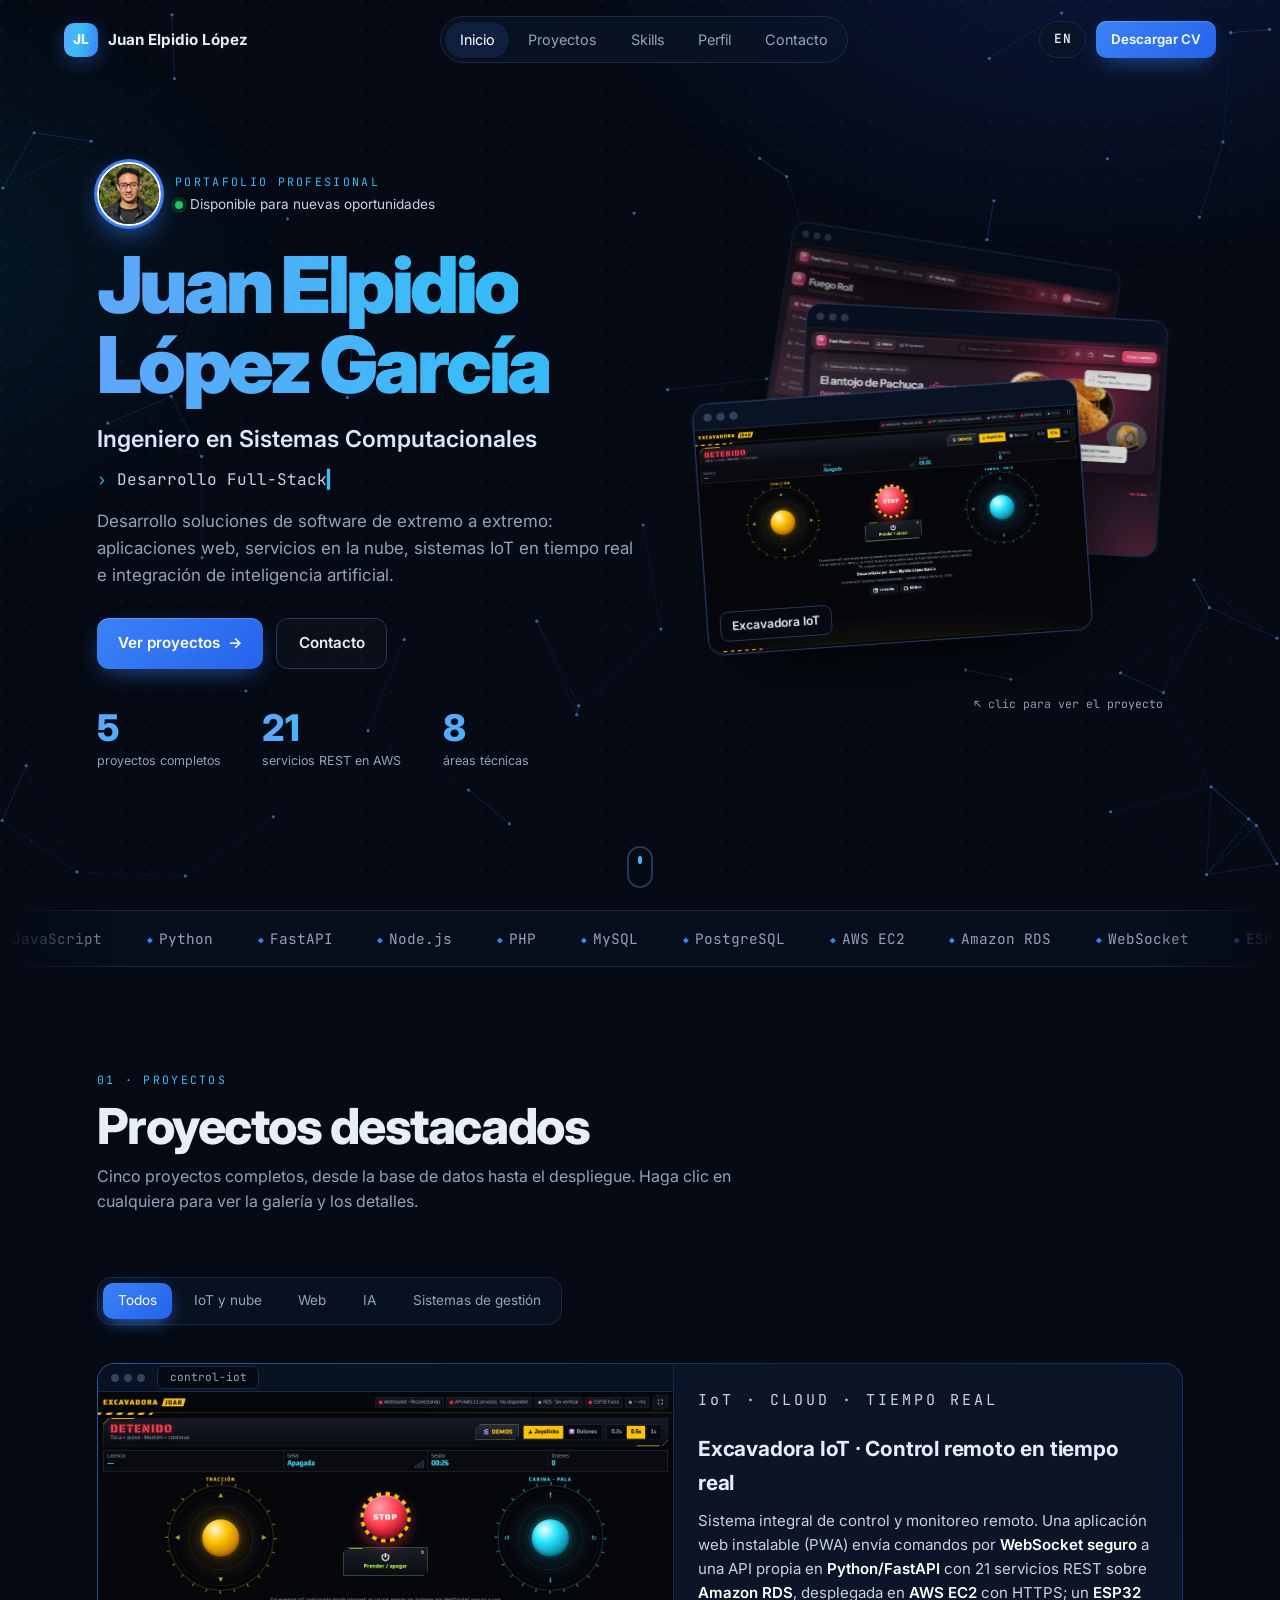
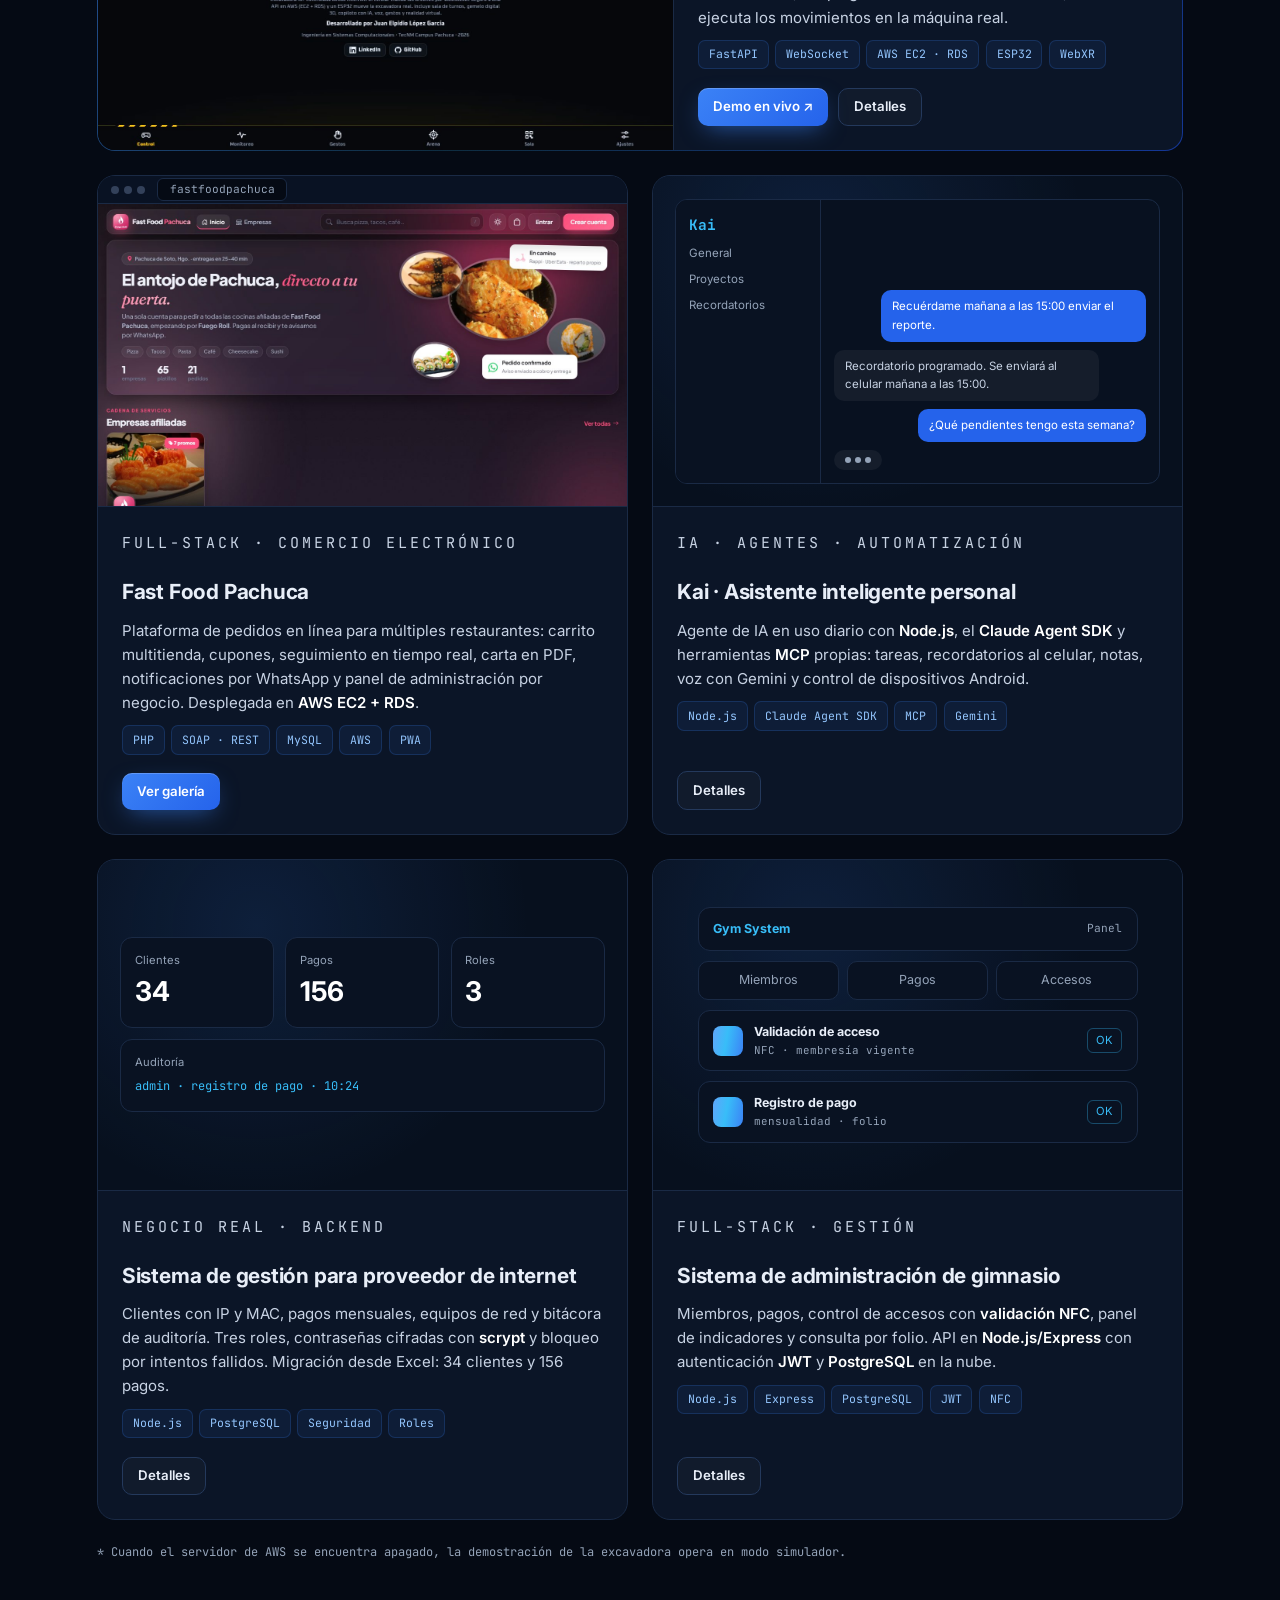
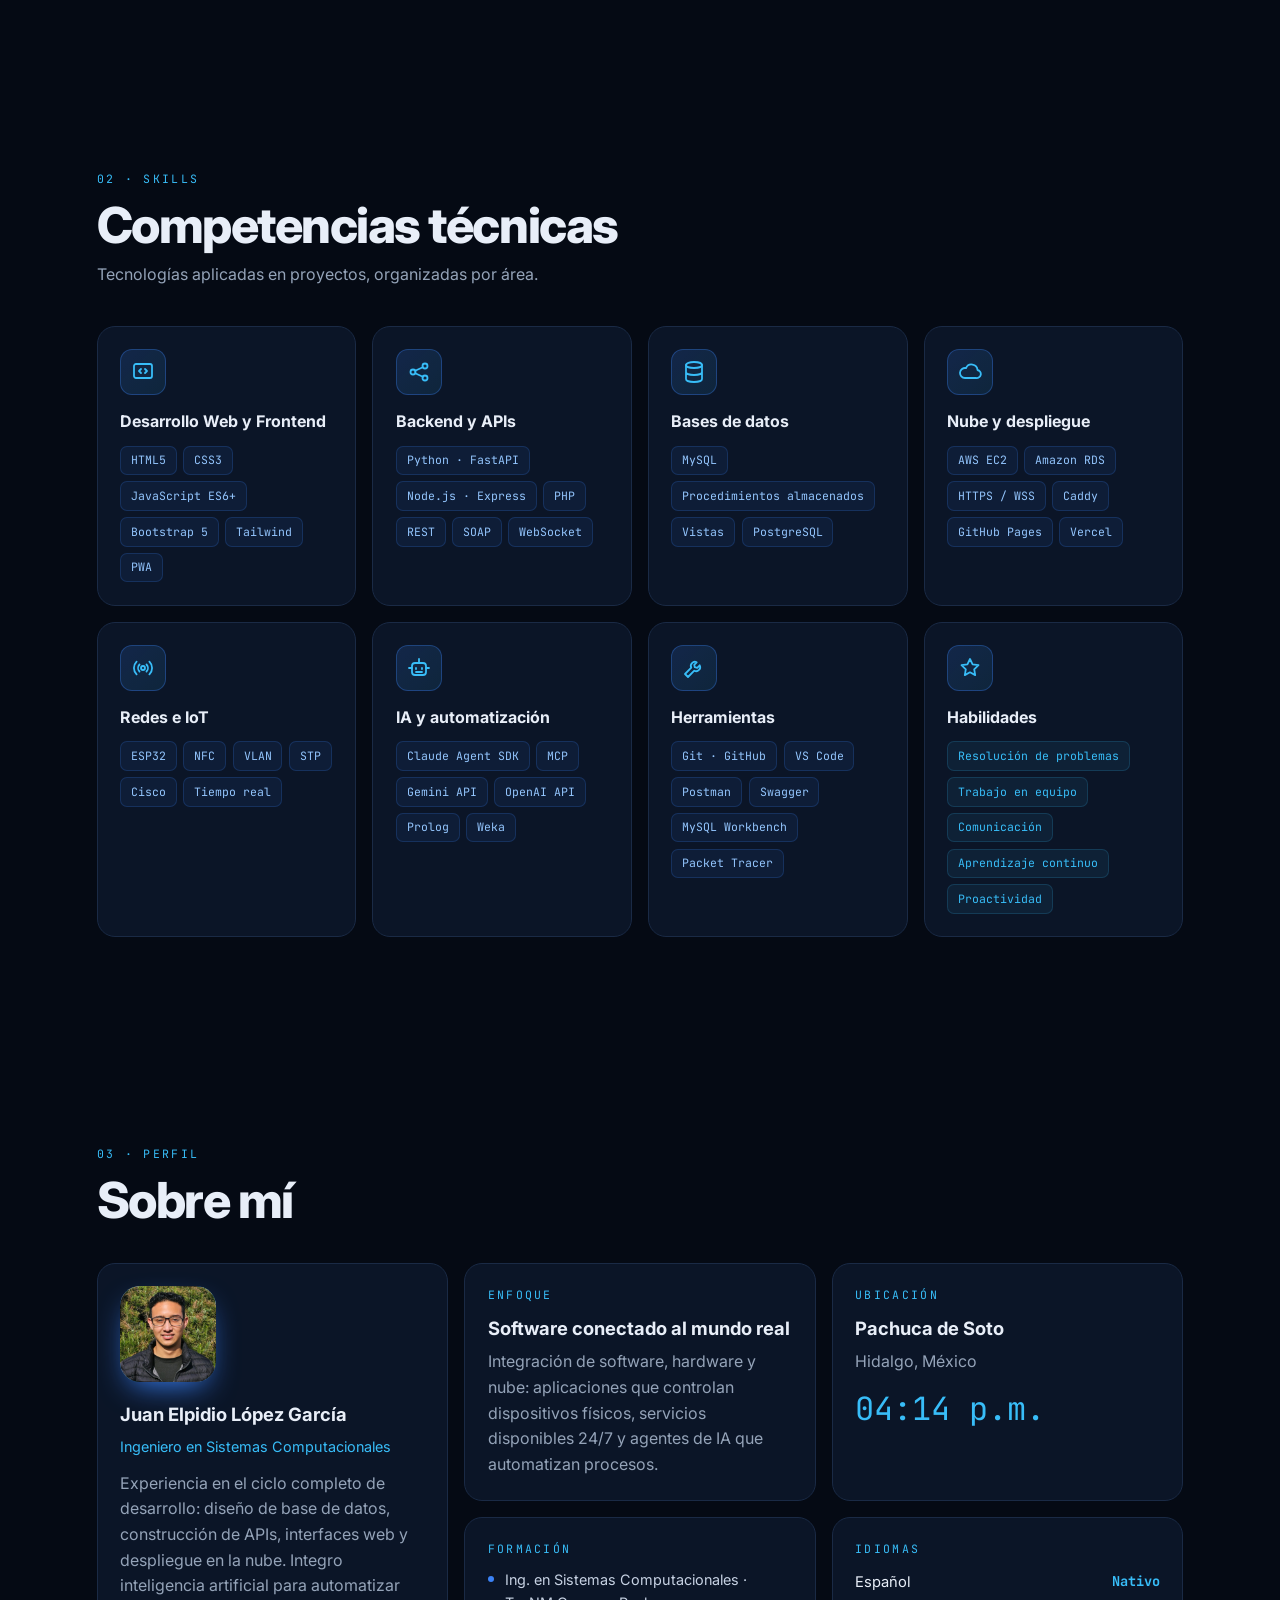
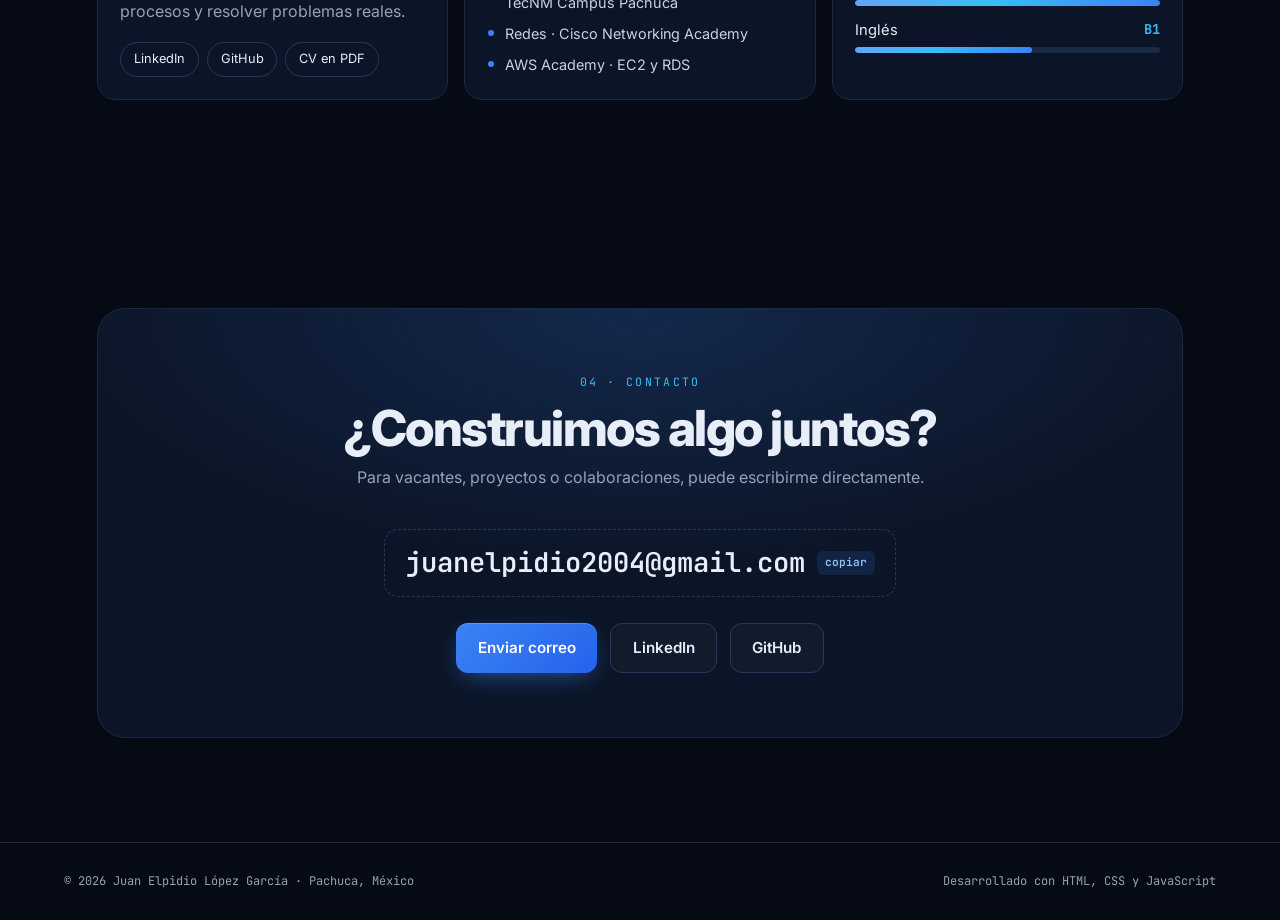
<file: index.html>
<!doctype html>
<html lang="es">
<head>
<meta charset="utf-8">
<meta name="viewport" content="width=device-width, initial-scale=1">
<title>Juan Elpidio López García | Ingeniero en Sistemas Computacionales</title>
<meta name="description" content="Ingeniero en Sistemas Computacionales. Desarrollo full-stack, IoT en tiempo real, nube en AWS e inteligencia artificial aplicada.">
<meta property="og:title" content="Juan Elpidio López García | Portafolio">
<meta property="og:description" content="Ingeniero en Sistemas Computacionales · Full-Stack · IoT · AWS · IA aplicada">
<meta property="og:image" content="https://juanelpidiolopez.vercel.app/assets/img/gal/exc-1.jpg">
<meta property="og:url" content="https://juanelpidiolopez.vercel.app/">
<link rel="canonical" href="https://juanelpidiolopez.vercel.app/">
<meta name="theme-color" content="#050a14">
<link rel="icon" href="assets/favicon.svg" type="image/svg+xml">
<link rel="preconnect" href="https://fonts.googleapis.com">
<link rel="preconnect" href="https://fonts.gstatic.com" crossorigin>
<link href="https://fonts.googleapis.com/css2?family=Inter:wght@400;500;600;700;800;900&family=JetBrains+Mono:wght@400;600&display=swap" rel="stylesheet">
<link rel="stylesheet" href="styles.css">
</head>
<body>

<div id="progreso" aria-hidden="true"></div>
<canvas id="red" aria-hidden="true"></canvas>

<a class="skip" href="#main">Saltar al contenido</a>

<header class="nav">
  <a href="#inicio" class="logo"><span class="logo-mark">JL</span><span class="logo-txt">Juan Elpidio López</span></a>
  <nav>
    <a href="#inicio">Inicio</a>
    <a href="#proyectos">Proyectos</a>
    <a href="#skills">Skills</a>
    <a href="#sobre">Perfil</a>
    <a href="#contacto">Contacto</a>
  </nav>
  <div class="nav-der">
    <button id="lang-btn" class="lang-btn mono" type="button" aria-label="Switch to English" title="Switch to English">EN</button>
    <a href="cv-empresas.pdf" class="btn small" download>Descargar CV</a>
  </div>
</header>

<main id="main">

<!-- ================= HERO ================= -->
<section id="inicio" class="hero">
  <div class="hero-text">
    <div class="hola reveal"><img src="assets/img/foto.jpg" alt="Foto de Juan Elpidio López García"><div><p class="eyebrow mono">PORTAFOLIO PROFESIONAL</p><span><i></i>Disponible para nuevas oportunidades</span></div></div>
    <h1 class="reveal"><span class="grad">Juan Elpidio</span><br><span class="grad">López García</span></h1>
    <h2 class="reveal">Ingeniero en Sistemas Computacionales</h2>
    <p class="typed mono reveal"><span class="acc">›</span> <span id="typed">Desarrollo Full-Stack</span><span class="cursor">▍</span></p>
    <p class="lead reveal">Desarrollo soluciones de software de extremo a extremo: aplicaciones web, servicios en la nube, sistemas IoT en tiempo real e integración de inteligencia artificial.</p>
    <div class="cta reveal">
      <a href="#proyectos" class="btn">Ver proyectos <span aria-hidden="true">→</span></a>
      <a href="#contacto" class="btn-ghost">Contacto</a>
    </div>
    <div class="stats reveal">
      <div><b data-n="5">0</b><span>proyectos completos</span></div>
      <div><b data-n="21">0</b><span>servicios REST en AWS</span></div>
      <div><b data-n="8">0</b><span>áreas técnicas</span></div>
    </div>
  </div>

  <!-- Abanico de proyectos -->
  <div class="hero-deck reveal" aria-label="Vista previa de proyectos">
    <button class="deck-card c3" data-abrir="ffp" data-foto="4" aria-label="Ver panel de Fast Food Pachuca">
      <span class="deck-bar"><i></i><i></i><i></i></span><img src="assets/img/gal/ffp-5.jpg" alt=""><span class="deck-tag">Panel de negocio</span>
    </button>
    <button class="deck-card c2" data-abrir="ffp" aria-label="Ver Fast Food Pachuca">
      <span class="deck-bar"><i></i><i></i><i></i></span><img src="assets/img/gal/ffp-1.jpg" alt=""><span class="deck-tag">Fast Food Pachuca</span>
    </button>
    <button class="deck-card c1" data-abrir="exc" aria-label="Ver Excavadora IoT">
      <span class="deck-bar"><i></i><i></i><i></i></span><img src="assets/img/gal/exc-1.jpg" alt=""><span class="deck-tag">Excavadora IoT</span>
    </button>
    <span class="deck-hint mono">clic para ver el proyecto</span>
  </div>
  <a href="#proyectos" class="scroll-down" aria-label="Bajar a proyectos"><span></span></a>
</section>

<!-- Cinta de tecnologías -->
<div class="marquee mono" aria-hidden="true"><div class="track">
  <span>JavaScript</span><span>Python</span><span>FastAPI</span><span>Node.js</span><span>PHP</span><span>MySQL</span><span>PostgreSQL</span><span>AWS EC2</span><span>Amazon RDS</span><span>WebSocket</span><span>ESP32</span><span>Three.js</span><span>WebXR</span><span>Claude Agent SDK</span><span>MCP</span><span>JWT</span><span>Git</span><span>Bootstrap</span>
  <span>JavaScript</span><span>Python</span><span>FastAPI</span><span>Node.js</span><span>PHP</span><span>MySQL</span><span>PostgreSQL</span><span>AWS EC2</span><span>Amazon RDS</span><span>WebSocket</span><span>ESP32</span><span>Three.js</span><span>WebXR</span><span>Claude Agent SDK</span><span>MCP</span><span>JWT</span><span>Git</span><span>Bootstrap</span>
</div></div>

<!-- ================= PROYECTOS ================= -->
<section id="proyectos">
  <div class="sec-head">
    <div>
      <p class="eyebrow mono reveal">01 · PROYECTOS</p>
      <h2 class="sec reveal">Proyectos destacados</h2>
      <p class="sub reveal">Cinco proyectos completos, desde la base de datos hasta el despliegue. Haga clic en cualquiera para ver la galería y los detalles.</p>
    </div>
    <div class="filtros reveal" role="tablist" aria-label="Filtrar proyectos">
      <button class="on" data-f="todos">Todos</button>
      <button data-f="iot">IoT y nube</button>
      <button data-f="web">Web</button>
      <button data-f="ia">IA</button>
      <button data-f="sis">Sistemas de gestión</button>
    </div>
  </div>

  <div class="projects">

    <article class="proj feat reveal" data-cat="iot web" data-abrir="exc" tabindex="0">
      <div class="shot"><div class="browser"><span><i></i><i></i><i></i></span><em>control-iot</em></div><img src="assets/img/gal/exc-1.jpg" alt="App de control de la excavadora IoT" loading="lazy"><span class="ver">Ver galería · 6 vistas</span></div>
      <div class="body">
        <p class="eyebrow mono">IoT · CLOUD · TIEMPO REAL</p>
        <h3>Excavadora IoT · Control remoto en tiempo real</h3>
        <p>Sistema integral de control y monitoreo remoto. Una aplicación web instalable (PWA) envía comandos por <b>WebSocket seguro</b> a una API propia en <b>Python/FastAPI</b> con 21 servicios REST sobre <b>Amazon RDS</b>, desplegada en <b>AWS EC2</b> con HTTPS; un <b>ESP32</b> ejecuta los movimientos en la máquina real.</p>
        <ul class="tags mono"><li>FastAPI</li><li>WebSocket</li><li>AWS EC2 · RDS</li><li>ESP32</li><li>WebXR</li></ul>
        <div class="actions">
          <a class="btn small" href="https://juanel2804.github.io/control-iot/" target="_blank" rel="noopener">Demo en vivo ↗</a>
          <button class="btn-ghost small" data-abrir="exc">Detalles</button>
        </div>
      </div>
    </article>

    <article class="proj reveal" data-cat="web" data-abrir="ffp" tabindex="0">
      <div class="shot"><div class="browser"><span><i></i><i></i><i></i></span><em>fastfoodpachuca</em></div><img src="assets/img/gal/ffp-1.jpg" alt="Inicio de Fast Food Pachuca en modo oscuro" loading="lazy"><span class="ver">Ver galería · 6 vistas</span></div>
      <div class="body">
        <p class="eyebrow mono">FULL-STACK · COMERCIO ELECTRÓNICO</p>
        <h3>Fast Food Pachuca</h3>
        <p>Plataforma de pedidos en línea para múltiples restaurantes: carrito multitienda, cupones, seguimiento en tiempo real, carta en PDF, notificaciones por WhatsApp y panel de administración por negocio. Desplegada en <b>AWS EC2 + RDS</b>.</p>
        <ul class="tags mono"><li>PHP</li><li>SOAP · REST</li><li>MySQL</li><li>AWS</li><li>PWA</li></ul>
        <div class="actions"><button class="btn small" data-abrir="ffp">Ver galería</button></div>
      </div>
    </article>

    <article class="proj reveal" data-cat="ia" data-abrir="kai" tabindex="0">
      <div class="shot mock">
        <div class="mock-chat">
          <div class="m-side"><b class="mono">Kai</b><span>General</span><span>Proyectos</span><span>Recordatorios</span></div>
          <div class="m-main">
            <p class="m-u">Recuérdame mañana a las 15:00 enviar el reporte.</p>
            <p class="m-a">Recordatorio programado. Se enviará al celular mañana a las 15:00.</p>
            <p class="m-u">¿Qué pendientes tengo esta semana?</p>
            <p class="m-a typing"><i></i><i></i><i></i></p>
          </div>
        </div>
      </div>
      <div class="body">
        <p class="eyebrow mono">IA · AGENTES · AUTOMATIZACIÓN</p>
        <h3>Kai · Asistente inteligente personal</h3>
        <p>Agente de IA en uso diario con <b>Node.js</b>, el <b>Claude Agent SDK</b> y herramientas <b>MCP</b> propias: tareas, recordatorios al celular, notas, voz con Gemini y control de dispositivos Android.</p>
        <ul class="tags mono"><li>Node.js</li><li>Claude Agent SDK</li><li>MCP</li><li>Gemini</li></ul>
        <div class="actions"><button class="btn-ghost small" data-abrir="kai">Detalles</button></div>
      </div>
    </article>

    <article class="proj reveal" data-cat="sis" data-abrir="isp" tabindex="0">
      <div class="shot mock">
        <div class="isp-grid">
          <div><small>Clientes</small><b>34</b></div>
          <div><small>Pagos</small><b>156</b></div>
          <div><small>Roles</small><b>3</b></div>
          <div class="wide"><small>Auditoría</small><span class="mono">admin · registro de pago · 10:24</span></div>
        </div>
      </div>
      <div class="body">
        <p class="eyebrow mono">NEGOCIO REAL · BACKEND</p>
        <h3>Sistema de gestión para proveedor de internet</h3>
        <p>Clientes con IP y MAC, pagos mensuales, equipos de red y bitácora de auditoría. Tres roles, contraseñas cifradas con <b>scrypt</b> y bloqueo por intentos fallidos. Migración desde Excel: 34 clientes y 156 pagos.</p>
        <ul class="tags mono"><li>Node.js</li><li>PostgreSQL</li><li>Seguridad</li><li>Roles</li></ul>
        <div class="actions"><button class="btn-ghost small" data-abrir="isp">Detalles</button></div>
      </div>
    </article>

    <article class="proj reveal" data-cat="sis web" data-abrir="gym" tabindex="0">
      <div class="shot mock">
        <div class="gym-ui">
          <div class="g-top"><b>Gym System</b><span class="mono">Panel</span></div>
          <div class="g-row"><span>Miembros</span><span>Pagos</span><span>Accesos</span></div>
          <div class="g-card"><i></i><div><b>Validación de acceso</b><small class="mono">NFC · membresía vigente</small></div><em>OK</em></div>
          <div class="g-card"><i></i><div><b>Registro de pago</b><small class="mono">mensualidad · folio</small></div><em>OK</em></div>
        </div>
      </div>
      <div class="body">
        <p class="eyebrow mono">FULL-STACK · GESTIÓN</p>
        <h3>Sistema de administración de gimnasio</h3>
        <p>Miembros, pagos, control de accesos con <b>validación NFC</b>, panel de indicadores y consulta por folio. API en <b>Node.js/Express</b> con autenticación <b>JWT</b> y <b>PostgreSQL</b> en la nube.</p>
        <ul class="tags mono"><li>Node.js</li><li>Express</li><li>PostgreSQL</li><li>JWT</li><li>NFC</li></ul>
        <div class="actions"><button class="btn-ghost small" data-abrir="gym">Detalles</button></div>
      </div>
    </article>

  </div>
  <p class="foot-note muted mono reveal">* Cuando el servidor de AWS se encuentra apagado, la demostración de la excavadora opera en modo simulador.</p>
</section>

<!-- ================= SKILLS ================= -->
<section id="skills">
  <p class="eyebrow mono reveal">02 · SKILLS</p>
  <h2 class="sec reveal">Competencias técnicas</h2>
  <p class="sub reveal">Tecnologías aplicadas en proyectos, organizadas por área.</p>
  <div class="skills">
    <article class="skill spot reveal">
      <div class="ico"><svg viewBox="0 0 24 24"><rect x="3" y="4" width="18" height="14" rx="2"/><path d="m10 9-2 2 2 2m4-4 2 2-2 2"/></svg></div>
      <h3>Desarrollo Web y Frontend</h3>
      <ul class="tags mono"><li>HTML5</li><li>CSS3</li><li>JavaScript ES6+</li><li>Bootstrap 5</li><li>Tailwind</li><li>PWA</li></ul>
    </article>
    <article class="skill spot reveal">
      <div class="ico"><svg viewBox="0 0 24 24"><circle cx="6" cy="12" r="2.5"/><circle cx="18" cy="6" r="2.5"/><circle cx="18" cy="18" r="2.5"/><path d="m8.2 10.8 7.6-3.6m-7.6 6 7.6 3.6"/></svg></div>
      <h3>Backend y APIs</h3>
      <ul class="tags mono"><li>Python · FastAPI</li><li>Node.js · Express</li><li>PHP</li><li>REST</li><li>SOAP</li><li>WebSocket</li></ul>
    </article>
    <article class="skill spot reveal">
      <div class="ico"><svg viewBox="0 0 24 24"><ellipse cx="12" cy="5" rx="8" ry="3"/><path d="M4 5v14c0 1.7 3.6 3 8 3s8-1.3 8-3V5M4 12c0 1.7 3.6 3 8 3s8-1.3 8-3"/></svg></div>
      <h3>Bases de datos</h3>
      <ul class="tags mono"><li>MySQL</li><li>Procedimientos almacenados</li><li>Vistas</li><li>PostgreSQL</li></ul>
    </article>
    <article class="skill spot reveal">
      <div class="ico"><svg viewBox="0 0 24 24"><path d="M7 18a5 5 0 1 1 1-9.9A6 6 0 0 1 19.5 10 4 4 0 0 1 18 18z"/></svg></div>
      <h3>Nube y despliegue</h3>
      <ul class="tags mono"><li>AWS EC2</li><li>Amazon RDS</li><li>HTTPS / WSS</li><li>Caddy</li><li>GitHub Pages</li><li>Vercel</li></ul>
    </article>
    <article class="skill spot reveal">
      <div class="ico"><svg viewBox="0 0 24 24"><circle cx="12" cy="12" r="2"/><path d="M8.5 8.5a5 5 0 0 0 0 7m7 0a5 5 0 0 0 0-7M5.6 5.6a9 9 0 0 0 0 12.8m12.8 0a9 9 0 0 0 0-12.8"/></svg></div>
      <h3>Redes e IoT</h3>
      <ul class="tags mono"><li>ESP32</li><li>NFC</li><li>VLAN</li><li>STP</li><li>Cisco</li><li>Tiempo real</li></ul>
    </article>
    <article class="skill spot reveal">
      <div class="ico"><svg viewBox="0 0 24 24"><rect x="5" y="7" width="14" height="12" rx="3"/><path d="M12 3v4M9 12v1m6-1v1M9 16h6M2 12h3m14 0h3"/></svg></div>
      <h3>IA y automatización</h3>
      <ul class="tags mono"><li>Claude Agent SDK</li><li>MCP</li><li>Gemini API</li><li>OpenAI API</li><li>Prolog</li><li>Weka</li></ul>
    </article>
    <article class="skill spot reveal">
      <div class="ico"><svg viewBox="0 0 24 24"><path d="M14.7 6.3a4 4 0 0 0-5.4 5.4L3 18l3 3 6.3-6.3a4 4 0 0 0 5.4-5.4l-2.5 2.5-2.4-.6-.6-2.4z"/></svg></div>
      <h3>Herramientas</h3>
      <ul class="tags mono"><li>Git · GitHub</li><li>VS Code</li><li>Postman</li><li>Swagger</li><li>MySQL Workbench</li><li>Packet Tracer</li></ul>
    </article>
    <article class="skill spot reveal">
      <div class="ico"><svg viewBox="0 0 24 24"><path d="M12 3l2.6 5.3 5.9.9-4.3 4.1 1 5.8L12 16.3 6.8 19.1l1-5.8L3.5 9.2l5.9-.9z"/></svg></div>
      <h3>Habilidades</h3>
      <ul class="tags mono soft"><li>Resolución de problemas</li><li>Trabajo en equipo</li><li>Comunicación</li><li>Aprendizaje continuo</li><li>Proactividad</li></ul>
    </article>
  </div>
</section>

<!-- ================= PERFIL ================= -->
<section id="sobre">
  <p class="eyebrow mono reveal">03 · PERFIL</p>
  <h2 class="sec reveal">Sobre mí</h2>
  <div class="bento">
    <article class="card spot perfil reveal">
      <div class="avatar"><img src="assets/img/foto.jpg" alt="Foto de Juan Elpidio López García"></div>
      <h3>Juan Elpidio López García</h3>
      <p class="rol">Ingeniero en Sistemas Computacionales</p>
      <p class="muted">Experiencia en el ciclo completo de desarrollo: diseño de base de datos, construcción de APIs, interfaces web y despliegue en la nube. Integro inteligencia artificial para automatizar procesos y resolver problemas reales.</p>
      <div class="links">
        <a class="chip" href="https://www.linkedin.com/in/juan-elpidio-l%C3%B3pez-garc%C3%ADa-96310934a" target="_blank" rel="noopener">LinkedIn</a>
        <a class="chip" href="https://github.com/juanel2804" target="_blank" rel="noopener">GitHub</a>
        <a class="chip" href="cv-empresas.pdf" download>CV en PDF</a>
      </div>
    </article>
    <article class="card spot reveal">
      <p class="eyebrow mono">ENFOQUE</p>
      <h3>Software conectado al mundo real</h3>
      <p class="muted">Integración de software, hardware y nube: aplicaciones que controlan dispositivos físicos, servicios disponibles 24/7 y agentes de IA que automatizan procesos.</p>
    </article>
    <article class="card spot reveal">
      <p class="eyebrow mono">UBICACIÓN</p>
      <h3>Pachuca de Soto</h3>
      <p class="muted">Hidalgo, México</p>
      <p class="clock mono" id="clock">--:--</p>
    </article>
    <article class="card spot reveal">
      <p class="eyebrow mono">FORMACIÓN</p>
      <ul class="mini">
        <li>Ing. en Sistemas Computacionales · TecNM Campus Pachuca</li>
        <li>Redes · Cisco Networking Academy</li>
        <li>AWS Academy · EC2 y RDS</li>
      </ul>
    </article>
    <article class="card spot reveal">
      <p class="eyebrow mono">IDIOMAS</p>
      <div class="lang"><span>Español</span><b>Nativo</b><i style="--v:100%"></i></div>
      <div class="lang"><span>Inglés</span><b>B1</b><i style="--v:58%"></i></div>
    </article>
  </div>
</section>

<!-- ================= CONTACTO ================= -->
<section id="contacto" class="contact reveal">
  <div class="contact-box spot">
    <p class="eyebrow mono">04 · CONTACTO</p>
    <h2 class="sec">¿Construimos algo juntos?</h2>
    <p class="sub">Para vacantes, proyectos o colaboraciones, puede escribirme directamente.</p>
    <button class="mail mono" id="copiar" data-mail="juanelpidio2004@gmail.com" title="Copiar correo">juanelpidio2004@gmail.com <span class="copy">copiar</span></button>
    <div class="cta center">
      <a class="btn" href="mailto:juanelpidio2004@gmail.com">Enviar correo</a>
      <a class="btn-ghost" href="https://www.linkedin.com/in/juan-elpidio-l%C3%B3pez-garc%C3%ADa-96310934a" target="_blank" rel="noopener">LinkedIn</a>
      <a class="btn-ghost" href="https://github.com/juanel2804" target="_blank" rel="noopener">GitHub</a>
    </div>
  </div>
</section>

</main>

<footer class="footer mono">
  <span>© 2026 Juan Elpidio López García · Pachuca, México</span>
  <span>Desarrollado con HTML, CSS y JavaScript</span>
</footer>

<!-- Ficha del proyecto (modal) -->
<dialog id="ficha" aria-labelledby="f-titulo">
  <button class="f-cerrar" aria-label="Cerrar">✕</button>
  <div class="f-galeria">
    <div class="f-visor"><button class="f-prev" aria-label="Anterior">‹</button><img id="f-img" alt=""><button class="f-next" aria-label="Siguiente">›</button><span id="f-cap" class="mono"></span></div>
    <div class="f-thumbs" id="f-thumbs"></div>
  </div>
  <div class="f-info">
    <p class="eyebrow mono" id="f-cat"></p>
    <h3 id="f-titulo"></h3>
    <p id="f-desc"></p>
    <ul id="f-puntos" class="f-puntos"></ul>
    <ul id="f-tags" class="tags mono"></ul>
    <div id="f-links" class="actions"></div>
  </div>
</dialog>

<script src="i18n.js"></script>
<script src="app.js"></script>
</body>
</html>
</file>
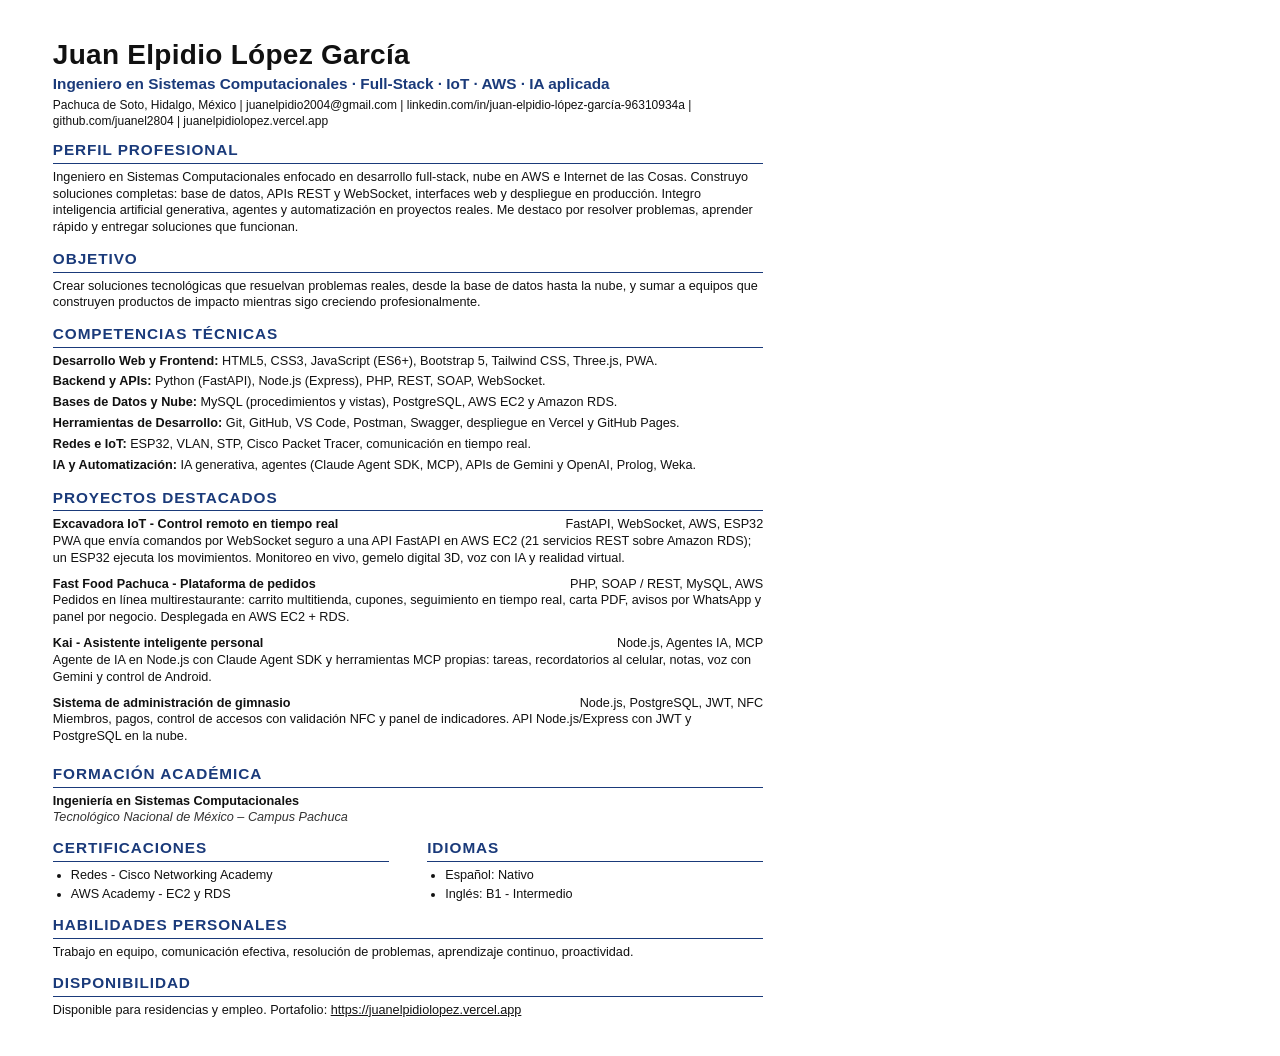
<file: cv-ats.html>
<!doctype html>
<html lang="es">
<head>
<meta charset="utf-8">
<title>Juan Elpidio López García - CV</title>
<style>
@page{size:Letter;margin:0}
*{box-sizing:border-box;margin:0;padding:0}
body{font-family:Arial,Helvetica,sans-serif;color:#111;font-size:9.5pt;line-height:1.33}
.page{width:8.5in;height:11in;padding:.42in .55in .3in;overflow:hidden;display:flex;flex-direction:column}
h1{font-size:21pt;letter-spacing:.01em;line-height:1.1}
.titular{font-size:11.5pt;font-weight:bold;margin-top:3px;color:#1a3a7a}
.contacto{margin-top:4px;font-size:9pt}
.contacto a{color:#111;text-decoration:none}
h2{font-size:11.5pt;text-transform:uppercase;letter-spacing:.06em;color:#1a3a7a;border-bottom:1.5px solid #1a3a7a;padding-bottom:2px;margin:10px 0 5px}
p{margin-bottom:3px}
ul{margin:2px 0 0 18px}
li{margin-bottom:2.5px}
.fila{display:flex;justify-content:space-between;font-weight:bold}
.fila span:last-child{font-weight:normal}
.sub{font-style:italic;color:#333;margin-bottom:2px}
.proy{margin-bottom:6px}
.skills p{margin-bottom:4px}
.dos{display:grid;grid-template-columns:1fr 1fr;gap:0 .4in}
</style>
</head>
<body>
<div class="page">
  <h1>Juan Elpidio López García</h1>
  <div class="titular">Ingeniero en Sistemas Computacionales · Full-Stack · IoT · AWS · IA aplicada</div>
  <div class="contacto">Pachuca de Soto, Hidalgo, México | juanelpidio2004@gmail.com | <a href="https://www.linkedin.com/in/juan-elpidio-l%C3%B3pez-garc%C3%ADa-96310934a">linkedin.com/in/juan-elpidio-lópez-garcía-96310934a</a> | <a href="https://github.com/juanel2804">github.com/juanel2804</a> | <a href="https://juanelpidiolopez.vercel.app/">juanelpidiolopez.vercel.app</a></div>

  <h2>Perfil profesional</h2>
  <p>Ingeniero en Sistemas Computacionales enfocado en desarrollo full-stack, nube en AWS e Internet de las Cosas. Construyo soluciones completas: base de datos, APIs REST y WebSocket, interfaces web y despliegue en producción. Integro inteligencia artificial generativa, agentes y automatización en proyectos reales. Me destaco por resolver problemas, aprender rápido y entregar soluciones que funcionan.</p>

  <h2>Objetivo</h2>
  <p>Crear soluciones tecnológicas que resuelvan problemas reales, desde la base de datos hasta la nube, y sumar a equipos que construyen productos de impacto mientras sigo creciendo profesionalmente.</p>

  <h2>Competencias técnicas</h2>
  <div class="skills">
    <p><b>Desarrollo Web y Frontend:</b> HTML5, CSS3, JavaScript (ES6+), Bootstrap 5, Tailwind CSS, Three.js, PWA.</p>
    <p><b>Backend y APIs:</b> Python (FastAPI), Node.js (Express), PHP, REST, SOAP, WebSocket.</p>
    <p><b>Bases de Datos y Nube:</b> MySQL (procedimientos y vistas), PostgreSQL, AWS EC2 y Amazon RDS.</p>
    <p><b>Herramientas de Desarrollo:</b> Git, GitHub, VS Code, Postman, Swagger, despliegue en Vercel y GitHub Pages.</p>
    <p><b>Redes e IoT:</b> ESP32, VLAN, STP, Cisco Packet Tracer, comunicación en tiempo real.</p>
    <p><b>IA y Automatización:</b> IA generativa, agentes (Claude Agent SDK, MCP), APIs de Gemini y OpenAI, Prolog, Weka.</p>
  </div>

  <h2>Proyectos destacados</h2>
  <div class="proy">
    <div class="fila"><span>Excavadora IoT - Control remoto en tiempo real</span><span>FastAPI, WebSocket, AWS, ESP32</span></div>
    <p>PWA que envía comandos por WebSocket seguro a una API FastAPI en AWS EC2 (21 servicios REST sobre Amazon RDS); un ESP32 ejecuta los movimientos. Monitoreo en vivo, gemelo digital 3D, voz con IA y realidad virtual.</p>
  </div>
  <div class="proy">
    <div class="fila"><span>Fast Food Pachuca - Plataforma de pedidos</span><span>PHP, SOAP / REST, MySQL, AWS</span></div>
    <p>Pedidos en línea multirestaurante: carrito multitienda, cupones, seguimiento en tiempo real, carta PDF, avisos por WhatsApp y panel por negocio. Desplegada en AWS EC2 + RDS.</p>
  </div>
  <div class="proy">
    <div class="fila"><span>Kai - Asistente inteligente personal</span><span>Node.js, Agentes IA, MCP</span></div>
    <p>Agente de IA en Node.js con Claude Agent SDK y herramientas MCP propias: tareas, recordatorios al celular, notas, voz con Gemini y control de Android.</p>
  </div>
  <div class="proy">
    <div class="fila"><span>Sistema de administración de gimnasio</span><span>Node.js, PostgreSQL, JWT, NFC</span></div>
    <p>Miembros, pagos, control de accesos con validación NFC y panel de indicadores. API Node.js/Express con JWT y PostgreSQL en la nube.</p>
  </div>

  <h2>Formación académica</h2>
  <div class="fila"><span>Ingeniería en Sistemas Computacionales</span><span></span></div>
  <div class="sub">Tecnológico Nacional de México – Campus Pachuca</div>

  <div class="dos">
    <div>
      <h2>Certificaciones</h2>
      <ul>
        <li>Redes - Cisco Networking Academy</li>
        <li>AWS Academy - EC2 y RDS</li>
      </ul>
    </div>
    <div>
      <h2>Idiomas</h2>
      <ul>
        <li>Español: Nativo</li>
        <li>Inglés: B1 - Intermedio</li>
      </ul>
    </div>
  </div>

  <h2>Habilidades personales</h2>
  <p>Trabajo en equipo, comunicación efectiva, resolución de problemas, aprendizaje continuo, proactividad.</p>

  <h2>Disponibilidad</h2>
  <p>Disponible para residencias y empleo. Portafolio: <a href="https://juanelpidiolopez.vercel.app/" style="color:#111">https://juanelpidiolopez.vercel.app</a></p>
</div>
</body>
</html>
</file>
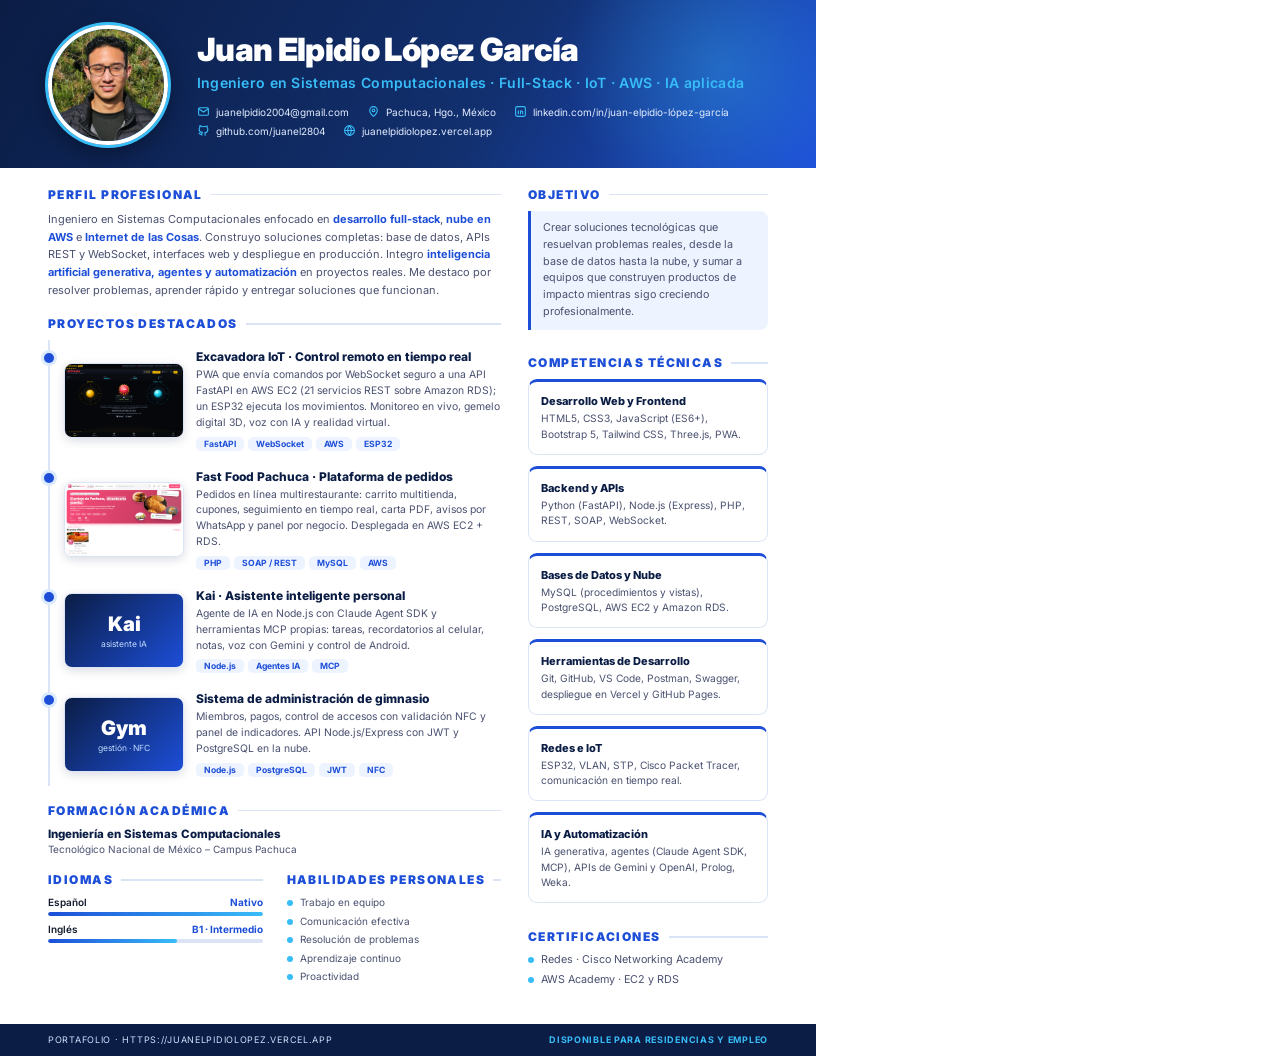
<file: cv-empresas.html>
<!doctype html>
<html lang="es">
<head>
<meta charset="utf-8">
<title>CV · Juan Elpidio López García</title>
<link href="https://fonts.googleapis.com/css2?family=Inter:wght@400;500;600;700;800;900&display=swap" rel="stylesheet">
<style>
:root{--navy:#0b1d45;--azul:#1d4ed8;--cian:#38bdf8;--tx:#141a2e;--mu:#4a5170;--line:#dbe4f5;--soft:#eef4ff}
@page{size:Letter;margin:0}
*{box-sizing:border-box;margin:0;padding:0}
html,body{background:#fff}
body{font-family:Inter,sans-serif;color:var(--tx);-webkit-print-color-adjust:exact;print-color-adjust:exact}
.page{width:8.5in;height:11in;overflow:hidden;position:relative;display:flex;flex-direction:column;background:#fff}

/* encabezado */
header{flex:none;position:relative;background:linear-gradient(120deg,var(--navy) 0%,#12306f 60%,var(--azul) 100%);color:#fff;padding:.26in .5in .24in;display:flex;align-items:center;gap:.3in;overflow:hidden}
header::after{content:"";position:absolute;right:-.6in;top:-.9in;width:3.2in;height:3.2in;border-radius:50%;background:radial-gradient(circle,#38bdf855,transparent 70%)}
.foto{flex:none;width:1.25in;height:1.25in;border-radius:50%;border:4px solid #fff;box-shadow:0 0 0 3px var(--cian),0 8px 24px #0006;overflow:hidden;background:linear-gradient(135deg,#2563eb,#38bdf8);position:relative;z-index:1}
.foto img{width:100%;height:100%;object-fit:cover;object-position:center top}
.head-txt{position:relative;z-index:1}
.nombre{font-size:32px;font-weight:900;letter-spacing:-.02em;line-height:1.05}
.rol{margin-top:8px;font-size:14px;font-weight:600;color:var(--cian);letter-spacing:.02em}
.contacto{list-style:none;display:flex;flex-wrap:wrap;gap:6px 18px;margin-top:14px;font-size:10px;color:#e2ecff}
.contacto li{display:flex;align-items:center;gap:6px}
.contacto svg{width:13px;height:13px;stroke:var(--cian);stroke-width:2;fill:none;flex:none}
.contacto a{color:#e2ecff;text-decoration:none}

/* cuerpo */
.cuerpo{flex:1;display:grid;grid-template-columns:1fr 2.5in;gap:.28in;padding:.2in .5in .14in}
h2{font-size:12px;font-weight:900;letter-spacing:.12em;text-transform:uppercase;color:var(--azul);display:flex;align-items:center;gap:8px;margin-bottom:9px}
h2::after{content:"";flex:1;height:1.5px;background:var(--line)}
section+section{margin-top:.18in}
.perfil{font-size:11px;line-height:1.6;color:var(--mu)}
.perfil b{color:var(--azul);font-weight:700}
.obj{font-size:10.8px;line-height:1.55;color:var(--mu);background:var(--soft);border-left:3px solid var(--azul);padding:9px 12px;border-radius:0 8px 8px 0}

/* proyectos */
.proy{position:relative;padding:9px 0 9px 14px;border-left:2px solid var(--line)}
.proy+.proy{border-top:none}
.proy::before{content:"";position:absolute;left:-6px;top:13px;width:10px;height:10px;border-radius:50%;background:var(--azul);box-shadow:0 0 0 3px #dbeafe}
.proy{display:grid;grid-template-columns:1.25in 1fr;gap:12px;align-items:center}
.th{border-radius:8px;border:1px solid var(--line);overflow:hidden;aspect-ratio:16/10;box-shadow:0 3px 10px #0b1d4525}
.th img{width:100%;height:100%;object-fit:cover;object-position:top}
.th.ph{background:linear-gradient(135deg,var(--navy),var(--azul));color:#fff;display:flex;flex-direction:column;align-items:center;justify-content:center}
.th.ph b{font-size:20px;font-weight:900}.th.ph span{font-size:8.5px;color:#bfdbfe;margin-top:3px}
.proy h3{font-size:12px;font-weight:800;color:var(--navy);line-height:1.25}
.proy p{font-size:10.4px;line-height:1.52;color:var(--mu);margin:3px 0 6px}
.tags{display:flex;flex-wrap:wrap;gap:4px}
.tags span{font-size:8.6px;font-weight:700;padding:2px 8px;border-radius:5px;background:var(--soft);color:var(--azul)}

/* educación */
.edu h3{font-size:11.5px;font-weight:800;color:var(--navy)}
.edu p{font-size:10px;color:var(--mu);margin-top:2px}

.dos{display:grid;grid-template-columns:1fr 1fr;gap:.25in;margin-top:.18in}
.dos section+section{margin-top:0}
.dos ul{list-style:none;font-size:10px;color:var(--mu);display:grid;gap:5px}
.dos li{display:flex;gap:7px;line-height:1.35}
.dos li::before{content:"";flex:none;width:6px;height:6px;margin-top:4px;border-radius:50%;background:var(--cian)}

/* columna lateral */
aside .bloque+.bloque{margin-top:.27in}
.comp{display:grid;gap:11px}
.comp>div{background:#fff;border:1px solid var(--line);border-radius:9px;padding:12px 12px;border-top:3px solid var(--azul)}
.comp h4{font-size:11px;font-weight:800;color:var(--navy);margin-bottom:3px}
.comp p{font-size:10.2px;line-height:1.5;color:var(--mu)}
aside ul{list-style:none;font-size:10.8px;color:var(--mu);display:grid;gap:5px}
aside li{display:flex;gap:7px;line-height:1.35}
aside li::before{content:"";flex:none;width:6px;height:6px;margin-top:4px;border-radius:50%;background:var(--cian)}
.idioma{display:flex;justify-content:space-between;font-size:10px;color:var(--tx);font-weight:600}
.idioma span:last-child{color:var(--azul);font-weight:700}
.barra{height:4px;background:var(--line);border-radius:3px;margin:4px 0 7px;overflow:hidden}
.barra i{display:block;height:100%;background:linear-gradient(90deg,var(--azul),var(--cian));border-radius:3px}

/* pie */
footer{flex:none;background:var(--navy);color:#cfe0ff;font-size:9px;letter-spacing:.08em;text-transform:uppercase;padding:.11in .5in;display:flex;justify-content:space-between;align-items:center}
footer b{color:var(--cian)}
</style>
</head>
<body>
<div class="page">
  <header>
    <div class="foto"><img src="assets/img/foto.jpg" alt="Juan Elpidio López García"></div>
    <div class="head-txt">
      <div class="nombre">Juan Elpidio López García</div>
      <div class="rol">Ingeniero en Sistemas Computacionales · Full-Stack · IoT · AWS · IA aplicada</div>
      <ul class="contacto">
        <li><svg viewBox="0 0 24 24"><rect x="3" y="5" width="18" height="14" rx="2"/><path d="m3 7 9 6 9-6"/></svg><a href="mailto:juanelpidio2004@gmail.com">juanelpidio2004@gmail.com</a></li>
        <li><svg viewBox="0 0 24 24"><path d="M12 21s-7-6.2-7-11a7 7 0 0 1 14 0c0 4.8-7 11-7 11z"/><circle cx="12" cy="10" r="2.5"/></svg>Pachuca, Hgo., México</li>
        <li><svg viewBox="0 0 24 24"><rect x="3" y="3" width="18" height="18" rx="3"/><path d="M8 10v7M8 7v.01M12 17v-4a2 2 0 0 1 4 0v4M12 10v7"/></svg><a href="https://www.linkedin.com/in/juan-elpidio-l%C3%B3pez-garc%C3%ADa-96310934a">linkedin.com/in/juan-elpidio-lópez-garcía</a></li>
        <li><svg viewBox="0 0 24 24"><path d="M9 19c-4 1.3-4-2-6-2.5m12 5v-3.5c0-1 .1-1.4-.5-2 2.8-.3 5.5-1.4 5.5-6a4.6 4.6 0 0 0-1.3-3.2 4.2 4.2 0 0 0-.1-3.2s-1.1-.3-3.5 1.3a12 12 0 0 0-6.2 0C6.5 2.8 5.4 3.1 5.4 3.1a4.2 4.2 0 0 0-.1 3.2A4.6 4.6 0 0 0 4 9.5c0 4.6 2.7 5.7 5.5 6-.6.6-.6 1.2-.5 2V21"/></svg><a href="https://github.com/juanel2804">github.com/juanel2804</a></li>
        <li><svg viewBox="0 0 24 24"><circle cx="12" cy="12" r="9"/><path d="M3 12h18M12 3a14 14 0 0 1 0 18M12 3a14 14 0 0 0 0 18"/></svg><a href="https://juanelpidiolopez.vercel.app/">juanelpidiolopez.vercel.app</a></li>
      </ul>
    </div>
  </header>

  <div class="cuerpo">
    <main>
      <section>
        <h2>Perfil profesional</h2>
        <p class="perfil">Ingeniero en Sistemas Computacionales enfocado en <b>desarrollo full-stack</b>, <b>nube en AWS</b> e <b>Internet de las Cosas</b>. Construyo soluciones completas: base de datos, APIs REST y WebSocket, interfaces web y despliegue en producción. Integro <b>inteligencia artificial generativa, agentes y automatización</b> en proyectos reales. Me destaco por resolver problemas, aprender rápido y entregar soluciones que funcionan.</p>
      </section>

      <section>
        <h2>Proyectos destacados</h2>
        <div class="proy">
<div class="th"><img src="assets/img/excavadora.png" alt=""></div><div>
          <h3>Excavadora IoT · Control remoto en tiempo real</h3>
          <p>PWA que envía comandos por WebSocket seguro a una API FastAPI en AWS EC2 (21 servicios REST sobre Amazon RDS); un ESP32 ejecuta los movimientos. Monitoreo en vivo, gemelo digital 3D, voz con IA y realidad virtual.</p>
          <div class="tags"><span>FastAPI</span><span>WebSocket</span><span>AWS</span><span>ESP32</span></div></div>
        </div>
        <div class="proy">
<div class="th"><img src="assets/img/fastfood.png" alt=""></div><div>
          <h3>Fast Food Pachuca · Plataforma de pedidos</h3>
          <p>Pedidos en línea multirestaurante: carrito multitienda, cupones, seguimiento en tiempo real, carta PDF, avisos por WhatsApp y panel por negocio. Desplegada en AWS EC2 + RDS.</p>
          <div class="tags"><span>PHP</span><span>SOAP / REST</span><span>MySQL</span><span>AWS</span></div></div>
        </div>
        <div class="proy">
<div class="th ph"><b>Kai</b><span>asistente IA</span></div><div>
          <h3>Kai · Asistente inteligente personal</h3>
          <p>Agente de IA en Node.js con Claude Agent SDK y herramientas MCP propias: tareas, recordatorios al celular, notas, voz con Gemini y control de Android.</p>
          <div class="tags"><span>Node.js</span><span>Agentes IA</span><span>MCP</span></div></div>
        </div>
        <div class="proy">
<div class="th ph"><b>Gym</b><span>gestión · NFC</span></div><div>
          <h3>Sistema de administración de gimnasio</h3>
          <p>Miembros, pagos, control de accesos con validación NFC y panel de indicadores. API Node.js/Express con JWT y PostgreSQL en la nube.</p>
          <div class="tags"><span>Node.js</span><span>PostgreSQL</span><span>JWT</span><span>NFC</span></div></div>
        </div>
      </section>

      <section class="edu">
        <h2>Formación académica</h2>
        <h3>Ingeniería en Sistemas Computacionales</h3>
        <p>Tecnológico Nacional de México – Campus Pachuca</p>
      </section>

      <div class="dos">
        <section>
          <h2>Idiomas</h2>
            <div class="idioma"><span>Español</span><span>Nativo</span></div>
            <div class="barra"><i style="width:100%"></i></div>
            <div class="idioma"><span>Inglés</span><span>B1 · Intermedio</span></div>
            <div class="barra"><i style="width:60%"></i></div>
        </section>
        <section>
          <h2>Habilidades personales</h2>
        <ul>
          <li>Trabajo en equipo</li>
          <li>Comunicación efectiva</li>
          <li>Resolución de problemas</li>
          <li>Aprendizaje continuo</li>
          <li>Proactividad</li>
        </ul>
        </section>
      </div>
    </main>

    <aside>
      <div class="bloque">
        <h2>Objetivo</h2>
        <p class="obj">Crear soluciones tecnológicas que resuelvan problemas reales, desde la base de datos hasta la nube, y sumar a equipos que construyen productos de impacto mientras sigo creciendo profesionalmente.</p>
      </div>

      <div class="bloque">
        <h2>Competencias técnicas</h2>
        <div class="comp">
          <div><h4>Desarrollo Web y Frontend</h4><p>HTML5, CSS3, JavaScript (ES6+), Bootstrap 5, Tailwind CSS, Three.js, PWA.</p></div>
          <div><h4>Backend y APIs</h4><p>Python (FastAPI), Node.js (Express), PHP, REST, SOAP, WebSocket.</p></div>
          <div><h4>Bases de Datos y Nube</h4><p>MySQL (procedimientos y vistas), PostgreSQL, AWS EC2 y Amazon RDS.</p></div>
          <div><h4>Herramientas de Desarrollo</h4><p>Git, GitHub, VS Code, Postman, Swagger, despliegue en Vercel y GitHub Pages.</p></div>
          <div><h4>Redes e IoT</h4><p>ESP32, VLAN, STP, Cisco Packet Tracer, comunicación en tiempo real.</p></div>
          <div><h4>IA y Automatización</h4><p>IA generativa, agentes (Claude Agent SDK, MCP), APIs de Gemini y OpenAI, Prolog, Weka.</p></div>
        </div>
      </div>

      <div class="bloque">
        <h2>Certificaciones</h2>
        <ul>
          <li>Redes · Cisco Networking Academy</li>
          <li>AWS Academy · EC2 y RDS</li>
        </ul>
      </div>

    </aside>
  </div>

  <footer>
    <a href="https://juanelpidiolopez.vercel.app/" style="color:#cfe0ff;text-decoration:none">Portafolio · https://juanelpidiolopez.vercel.app</a>
    <b>Disponible para residencias y empleo</b>
  </footer>
</div>
</body>
</html>
</file>
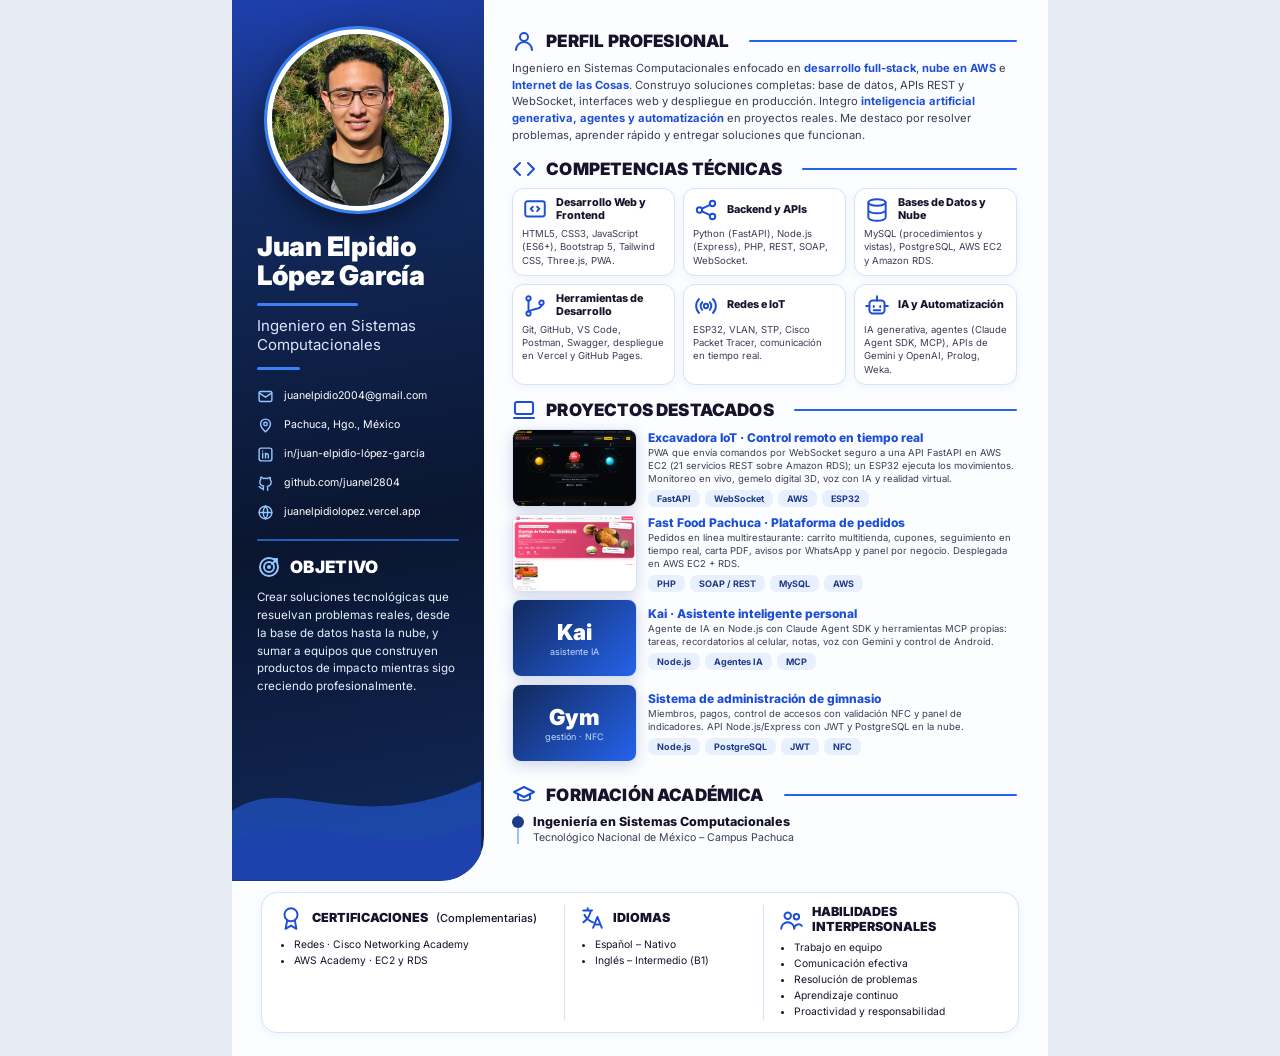
<file: cv.html>
<!doctype html>
<html lang="es">
<head>
<meta charset="utf-8">
<title>CV · Juan Elpidio López García</title>
<link href="https://fonts.googleapis.com/css2?family=Inter:wght@400;500;600;700;800;900&display=swap" rel="stylesheet">
<style>
:root{--v0:#0a1630;--v1:#12295c;--v2:#1e3a8a;--ac:#1d4ed8;--ac2:#2563eb;--tx:#16132a;--mu:#3f3b55;--soft:#e8f0fe;--line:#d6e2f7}
@page{size:Letter;margin:0}
*{box-sizing:border-box;margin:0;padding:0}
body{font-family:Inter,sans-serif;color:var(--tx);background:#e6ebf3;-webkit-print-color-adjust:exact;print-color-adjust:exact}
.page{width:8.5in;height:11in;margin:0 auto;background:#fbfdff;display:grid;grid-template-columns:2.62in 1fr;grid-template-rows:1fr auto;overflow:hidden}
@media print{body{background:#fff}}
svg{fill:none;stroke-linecap:round;stroke-linejoin:round}

/* ---------- lateral ---------- */
aside{position:relative;background:linear-gradient(170deg,#1e40af 0%,var(--v1) 22%,var(--v0) 60%,var(--v1) 100%);color:#fff;
  padding:.3in .26in 0;border-radius:0 0 44px 0;display:flex;flex-direction:column;overflow:hidden}
aside .wave{position:absolute;left:0;right:0;bottom:0;height:1.35in}
.foto{width:1.9in;height:1.9in;border-radius:50%;margin:0 auto .22in;border:5px solid #fff;box-shadow:0 0 0 3px #3b82f6,0 10px 30px #0008;
  background:linear-gradient(135deg,#2563eb,#38bdf8);display:grid;place-items:center;font-size:52px;font-weight:900;overflow:hidden}
.foto img{width:100%;height:100%;object-fit:cover}
.nombre{font-size:27px;font-weight:900;line-height:1.08;letter-spacing:-.01em}
.bar{width:1.05in;height:3px;background:#3b82f6;border-radius:3px;margin:12px 0 10px}
.rol{font-size:15px;color:#dbe7ff;line-height:1.3}
.bar.s{width:.45in;margin:12px 0 18px}
.contacto{list-style:none;display:grid;gap:12px;font-size:10.6px}
.contacto li{display:flex;gap:10px;align-items:center;word-break:break-word;line-height:1.3}
.contacto svg{flex:none;width:17px;height:17px;stroke:#93c5fd;stroke-width:2}
.contacto a{color:#fff;text-decoration:none}
.sep{height:2px;background:#3b82f6aa;border-radius:2px;margin:18px 0 14px}
.side-h{font-size:17px;font-weight:900;display:flex;align-items:center;gap:9px;letter-spacing:.02em}
.side-h svg{width:24px;height:24px;stroke:#93c5fd;stroke-width:2}
.side-p{font-size:11.6px;line-height:1.55;color:#e8f0ff;margin-top:10px;position:relative;z-index:1}

/* ---------- principal ---------- */
main{padding:.3in .32in .1in .3in;display:flex;flex-direction:column;gap:.14in}
h2{font-size:17px;font-weight:900;letter-spacing:.01em;display:flex;align-items:center;gap:10px;margin-bottom:7px;text-transform:uppercase}
h2::after{content:"";flex:1;height:2px;background:var(--ac2);margin-left:10px;border-radius:2px}
h2 svg{width:24px;height:24px;stroke:var(--ac);stroke-width:2}
.perfil{font-size:11.2px;line-height:1.5;color:var(--mu)}
.perfil b{color:var(--ac);font-weight:700}
.comp{display:grid;grid-template-columns:repeat(3,1fr);gap:8px}
.comp>div{border:1.5px solid var(--line);border-radius:12px;padding:8px 9px;background:#fff;box-shadow:0 2px 8px #1d4ed80f}
.comp .h{display:flex;gap:8px;align-items:center;margin-bottom:4px}
.comp .h svg{flex:none;width:26px;height:26px;stroke:var(--ac);stroke-width:1.8}
.comp h4{font-size:10.8px;font-weight:800;line-height:1.2}
.comp p{font-size:9.6px;line-height:1.38;color:var(--mu)}
.proj{display:grid;grid-template-columns:1.3in 1fr;gap:11px;align-items:center;margin-bottom:7px}
.thumb{border-radius:9px;border:1.5px solid var(--line);box-shadow:0 4px 14px #1e3a8a30;overflow:hidden;aspect-ratio:16/10;background:#fff}
.thumb img{width:100%;height:100%;object-fit:cover;object-position:top}
.proj h3{font-size:12px;color:var(--ac);font-weight:800}
.proj p{font-size:9.5px;line-height:1.36;color:var(--mu);margin:2px 0 4px}
.thumb.ph{background:linear-gradient(135deg,#12295c,#2563eb);display:flex;flex-direction:column;align-items:center;justify-content:center;color:#fff;line-height:1}
.thumb.ph b{font-size:22px;font-weight:900}.thumb.ph span{font-size:9px;color:#bfdbfe;margin-top:4px}
.tags{display:flex;flex-wrap:wrap;gap:5px}
.tags span{font-size:9px;font-weight:700;padding:3px 9px;border-radius:7px;background:var(--soft);color:var(--v2)}
.edu{border-left:2px solid #93c5fd;padding-left:14px;position:relative;margin-left:5px}
.edu::before{content:"";position:absolute;left:-7px;top:2px;width:12px;height:12px;border-radius:50%;background:var(--v2)}
.edu h3{font-size:12.5px;font-weight:800}.edu p{font-size:10.6px;color:var(--mu);margin-top:2px}

/* ---------- franja inferior ---------- */
.bottom{grid-column:1/3;margin:.12in .3in .24in;border:1.5px solid var(--line);border-radius:16px;padding:12px 16px;display:grid;grid-template-columns:1.25fr .85fr 1.1fr;gap:14px;background:#fff;box-shadow:0 2px 10px #1d4ed80f}
.bottom>div+div{border-left:1.5px solid var(--line);padding-left:14px}
.bottom h4{font-size:12.5px;font-weight:900;margin-bottom:6px;display:flex;align-items:center;gap:8px;line-height:1.15;text-transform:uppercase}
.bottom h4 svg{flex:none;width:26px;height:26px;stroke:var(--ac);stroke-width:1.8}
.bottom ul{list-style:disc;padding-left:16px;font-size:10.3px;line-height:1.55;color:var(--tx)}
</style>
</head>
<body>
<div class="page">
  <aside>
    <div class="foto"><img src="assets/img/foto.jpg" alt=""></div>
    <div class="nombre">Juan Elpidio<br>López García</div>
    <div class="bar"></div>
    <div class="rol">Ingeniero en Sistemas Computacionales</div>
    <div class="bar s"></div>
    <ul class="contacto">
      <li><svg viewBox="0 0 24 24"><rect x="3" y="5" width="18" height="14" rx="2"/><path d="m3 7 9 6 9-6"/></svg><a href="mailto:juanelpidio2004@gmail.com">juanelpidio2004@gmail.com</a></li>
      <li><svg viewBox="0 0 24 24"><path d="M12 21s-7-6.2-7-11a7 7 0 0 1 14 0c0 4.8-7 11-7 11z"/><circle cx="12" cy="10" r="2.5"/></svg>Pachuca, Hgo., México</li>
      <li><svg viewBox="0 0 24 24"><rect x="3" y="3" width="18" height="18" rx="3"/><path d="M8 10v7M8 7v.01M12 17v-4a2 2 0 0 1 4 0v4M12 10v7"/></svg><a href="https://www.linkedin.com/in/juan-elpidio-l%C3%B3pez-garc%C3%ADa-96310934a">in/juan-elpidio-lópez-garcía</a></li>
      <li><svg viewBox="0 0 24 24"><path d="M9 19c-4 1.3-4-2-6-2.5m12 5v-3.5c0-1 .1-1.4-.5-2 2.8-.3 5.5-1.4 5.5-6a4.6 4.6 0 0 0-1.3-3.2 4.2 4.2 0 0 0-.1-3.2s-1.1-.3-3.5 1.3a12 12 0 0 0-6.2 0C6.5 2.8 5.4 3.1 5.4 3.1a4.2 4.2 0 0 0-.1 3.2A4.6 4.6 0 0 0 4 9.5c0 4.6 2.7 5.7 5.5 6-.6.6-.6 1.2-.5 2V21"/></svg><a href="https://github.com/juanel2804">github.com/juanel2804</a></li>
      <li><svg viewBox="0 0 24 24"><circle cx="12" cy="12" r="9"/><path d="M3 12h18M12 3a14 14 0 0 1 0 18M12 3a14 14 0 0 0 0 18"/></svg><a href="https://juanelpidiolopez.vercel.app/">juanelpidiolopez.vercel.app</a></li>
    </ul>
    <div class="sep"></div>
    <div class="side-h"><svg viewBox="0 0 24 24"><circle cx="12" cy="12" r="9"/><circle cx="12" cy="12" r="5"/><circle cx="12" cy="12" r="1"/><path d="m15 9 5-5M17 4h3v3"/></svg>OBJETIVO</div>
    <p class="side-p">Crear soluciones tecnológicas que resuelvan problemas reales, desde la base de datos hasta la nube, y sumar a equipos que construyen productos de impacto mientras sigo creciendo profesionalmente.</p>
    <svg class="wave" viewBox="0 0 250 130" preserveAspectRatio="none"><path d="M0 60 C60 20 120 90 250 30 V130 H0z" fill="#2563eb" opacity=".55"/><path d="M0 90 C80 50 150 120 250 70 V130 H0z" fill="#1e40af" opacity=".7"/></svg>
  </aside>

  <main>
    <section>
      <h2><svg viewBox="0 0 24 24"><circle cx="12" cy="8" r="4"/><path d="M4 21a8 8 0 0 1 16 0"/></svg>Perfil profesional</h2>
      <p class="perfil">Ingeniero en Sistemas Computacionales enfocado en <b>desarrollo full-stack</b>, <b>nube en AWS</b> e <b>Internet de las Cosas</b>. Construyo soluciones completas: base de datos, APIs REST y WebSocket, interfaces web y despliegue en producción. Integro <b>inteligencia artificial generativa, agentes y automatización</b> en proyectos reales. Me destaco por resolver problemas, aprender rápido y entregar soluciones que funcionan.</p>
    </section>

    <section>
      <h2><svg viewBox="0 0 24 24"><path d="m8 6-6 6 6 6M16 6l6 6-6 6"/></svg>Competencias técnicas</h2>
      <div class="comp">
        <div><div class="h"><svg viewBox="0 0 24 24"><rect x="3" y="4" width="18" height="14" rx="2"/><path d="m10 9-2 2 2 2m4-4 2 2-2 2"/></svg><h4>Desarrollo Web y Frontend</h4></div><p>HTML5, CSS3, JavaScript (ES6+), Bootstrap 5, Tailwind CSS, Three.js, PWA.</p></div>
        <div><div class="h"><svg viewBox="0 0 24 24"><circle cx="6" cy="12" r="2.5"/><circle cx="18" cy="6" r="2.5"/><circle cx="18" cy="18" r="2.5"/><path d="m8.2 10.8 7.6-3.6m-7.6 6 7.6 3.6"/></svg><h4>Backend y APIs</h4></div><p>Python (FastAPI), Node.js (Express), PHP, REST, SOAP, WebSocket.</p></div>
        <div><div class="h"><svg viewBox="0 0 24 24"><ellipse cx="12" cy="5" rx="8" ry="3"/><path d="M4 5v14c0 1.7 3.6 3 8 3s8-1.3 8-3V5M4 12c0 1.7 3.6 3 8 3s8-1.3 8-3"/></svg><h4>Bases de Datos y Nube</h4></div><p>MySQL (procedimientos y vistas), PostgreSQL, AWS EC2 y Amazon RDS.</p></div>
        <div><div class="h"><svg viewBox="0 0 24 24"><circle cx="6" cy="5" r="2"/><circle cx="6" cy="19" r="2"/><circle cx="18" cy="9" r="2"/><path d="M6 7v10M18 11c0 4-6 3-12 6"/></svg><h4>Herramientas de Desarrollo</h4></div><p>Git, GitHub, VS Code, Postman, Swagger, despliegue en Vercel y GitHub Pages.</p></div>
        <div><div class="h"><svg viewBox="0 0 24 24"><circle cx="12" cy="12" r="2"/><path d="M8.5 8.5a5 5 0 0 0 0 7m7 0a5 5 0 0 0 0-7M5.6 5.6a9 9 0 0 0 0 12.8m12.8 0a9 9 0 0 0 0-12.8"/></svg><h4>Redes e IoT</h4></div><p>ESP32, VLAN, STP, Cisco Packet Tracer, comunicación en tiempo real.</p></div>
        <div><div class="h"><svg viewBox="0 0 24 24"><rect x="5" y="7" width="14" height="12" rx="3"/><path d="M12 3v4M9 12v1m6-1v1M9 16h6M2 12h3m14 0h3"/></svg><h4>IA y Automatización</h4></div><p>IA generativa, agentes (Claude Agent SDK, MCP), APIs de Gemini y OpenAI, Prolog, Weka.</p></div>
      </div>
    </section>

    <section>
      <h2><svg viewBox="0 0 24 24"><rect x="3" y="4" width="18" height="12" rx="2"/><path d="M2 20h20"/></svg>Proyectos destacados</h2>
      <div class="proj">
        <div class="thumb"><img src="assets/img/excavadora.png" alt=""></div>
        <div>
          <h3>Excavadora IoT · Control remoto en tiempo real</h3>
          <p>PWA que envía comandos por WebSocket seguro a una API FastAPI en AWS EC2 (21 servicios REST sobre Amazon RDS); un ESP32 ejecuta los movimientos. Monitoreo en vivo, gemelo digital 3D, voz con IA y realidad virtual.</p>
          <div class="tags"><span>FastAPI</span><span>WebSocket</span><span>AWS</span><span>ESP32</span></div>
        </div>
      </div>
      <div class="proj">
        <div class="thumb"><img src="assets/img/fastfood.png" alt=""></div>
        <div>
          <h3>Fast Food Pachuca · Plataforma de pedidos</h3>
          <p>Pedidos en línea multirestaurante: carrito multitienda, cupones, seguimiento en tiempo real, carta PDF, avisos por WhatsApp y panel por negocio. Desplegada en AWS EC2 + RDS.</p>
          <div class="tags"><span>PHP</span><span>SOAP / REST</span><span>MySQL</span><span>AWS</span></div>
        </div>
      </div>
      <div class="proj">
        <div class="thumb ph"><b>Kai</b><span>asistente IA</span></div>
        <div>
          <h3>Kai · Asistente inteligente personal</h3>
          <p>Agente de IA en Node.js con Claude Agent SDK y herramientas MCP propias: tareas, recordatorios al celular, notas, voz con Gemini y control de Android.</p>
          <div class="tags"><span>Node.js</span><span>Agentes IA</span><span>MCP</span></div>
        </div>
      </div>
      <div class="proj">
        <div class="thumb ph"><b>Gym</b><span>gestión · NFC</span></div>
        <div>
          <h3>Sistema de administración de gimnasio</h3>
          <p>Miembros, pagos, control de accesos con validación NFC y panel de indicadores. API Node.js/Express con JWT y PostgreSQL en la nube.</p>
          <div class="tags"><span>Node.js</span><span>PostgreSQL</span><span>JWT</span><span>NFC</span></div>
        </div>
      </div>
    </section>

    <section>
      <h2><svg viewBox="0 0 24 24"><path d="m2 9 10-5 10 5-10 5z"/><path d="M6 11v5c3 2 9 2 12 0v-5"/></svg>Formación académica</h2>
      <div class="edu">
        <h3>Ingeniería en Sistemas Computacionales</h3>
        <p>Tecnológico Nacional de México – Campus Pachuca</p>
      </div>
    </section>
  </main>

  <div class="bottom">
    <div>
      <h4><svg viewBox="0 0 24 24"><circle cx="12" cy="9" r="6"/><path d="m8.5 14-1.5 8 5-3 5 3-1.5-8"/></svg>Certificaciones<br><span style="font-weight:500;text-transform:none;font-size:11px">(Complementarias)</span></h4>
      <ul><li>Redes · Cisco Networking Academy</li><li>AWS Academy · EC2 y RDS</li></ul>
    </div>
    <div>
      <h4><svg viewBox="0 0 24 24"><path d="M4 5h8M8 3v2M5 9c2 4 5 6 8 7M11 5c-1 5-4 9-7 11M13 21l4-10 4 10M14.5 18h5"/></svg>Idiomas</h4>
      <ul><li>Español – Nativo</li><li>Inglés – Intermedio (B1)</li></ul>
    </div>
    <div>
      <h4><svg viewBox="0 0 24 24"><circle cx="9" cy="8" r="3"/><circle cx="17" cy="9" r="2.5"/><path d="M3 20a6 6 0 0 1 12 0M15 20a4 4 0 0 1 7-2.6"/></svg>Habilidades<br>interpersonales</h4>
      <ul><li>Trabajo en equipo</li><li>Comunicación efectiva</li><li>Resolución de problemas</li><li>Aprendizaje continuo</li><li>Proactividad y responsabilidad</li></ul>
    </div>
  </div>
</div>
</body>
</html>
</file>
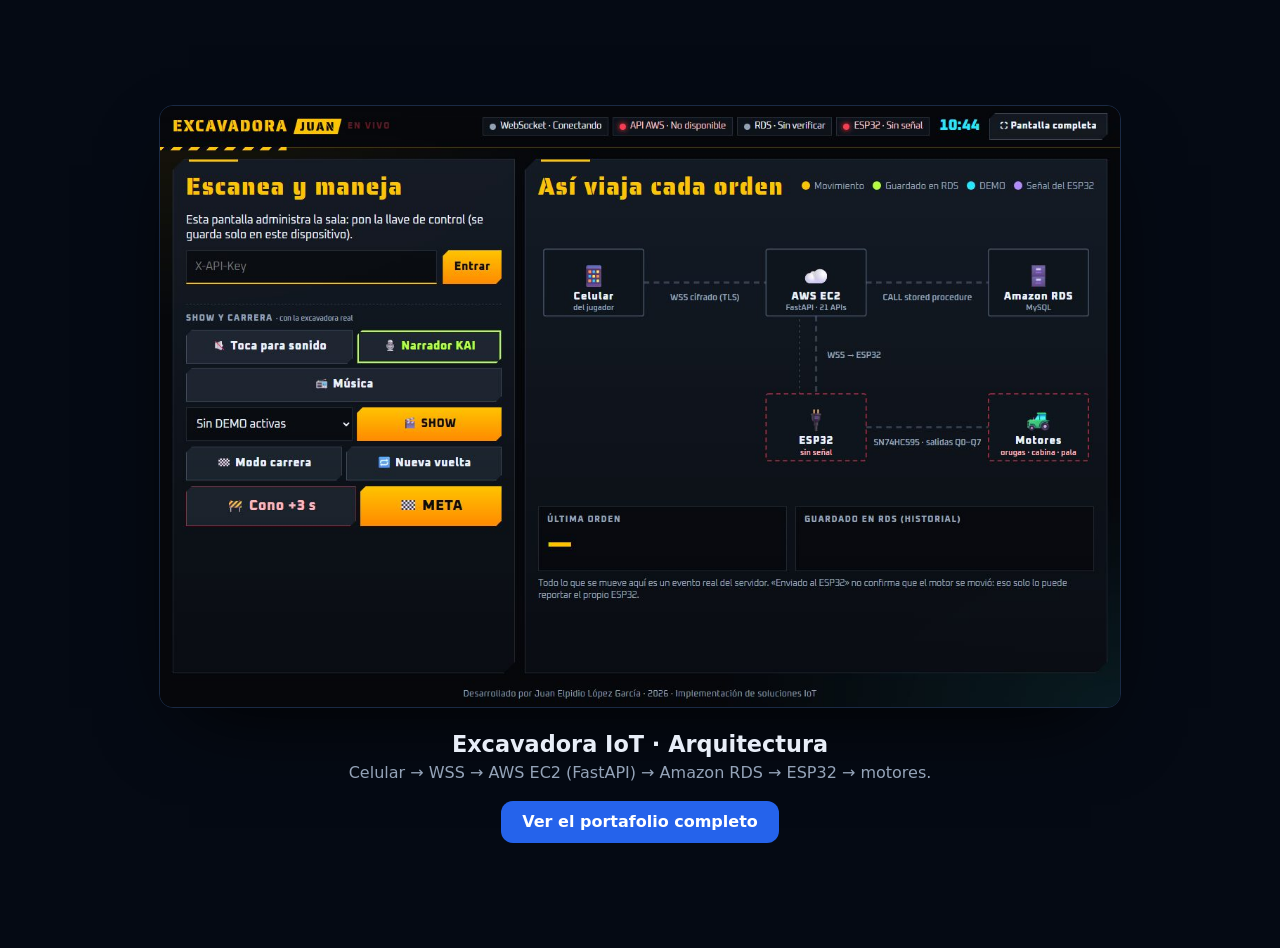
<file: v/excavadora-arquitectura.html>
<!doctype html>
<html lang="es"><head><meta charset="utf-8"><meta name="viewport" content="width=device-width,initial-scale=1">
<title>Excavadora IoT · Arquitectura</title>
<meta name="description" content="Celular → WSS → AWS EC2 (FastAPI) → Amazon RDS → ESP32 → motores.">
<meta property="og:type" content="website"><meta property="og:title" content="Excavadora IoT · Arquitectura">
<meta property="og:description" content="Celular → WSS → AWS EC2 (FastAPI) → Amazon RDS → ESP32 → motores.">
<meta property="og:image" content="https://juanelpidiolopez.vercel.app/assets/img/gal/exc-4.jpg">
<meta property="og:url" content="https://juanelpidiolopez.vercel.app/v/excavadora-arquitectura.html">
<meta name="twitter:card" content="summary_large_image">
<link rel="canonical" href="https://juanelpidiolopez.vercel.app/#proyectos">
<style>body{margin:0;min-height:100vh;display:grid;place-items:center;background:#050a14;color:#e8eef8;font-family:system-ui,sans-serif;text-align:center;padding:1.5rem}
img{max-width:min(960px,100%);border-radius:14px;border:1px solid #1a2a45;box-shadow:0 30px 80px -30px #000}h1{font-size:1.4rem;margin:1.2rem 0 .4rem}p{color:#94a3b8;max-width:42rem;margin:0 auto 1.2rem}
a{display:inline-block;padding:.7rem 1.3rem;border-radius:12px;background:#2563eb;color:#fff;text-decoration:none;font-weight:600}</style></head>
<body><main><img src="../assets/img/gal/exc-4.jpg" alt="Excavadora IoT · Arquitectura"><h1>Excavadora IoT · Arquitectura</h1><p>Celular → WSS → AWS EC2 (FastAPI) → Amazon RDS → ESP32 → motores.</p><a href="../#proyectos">Ver el portafolio completo</a></main></body></html>
</file>
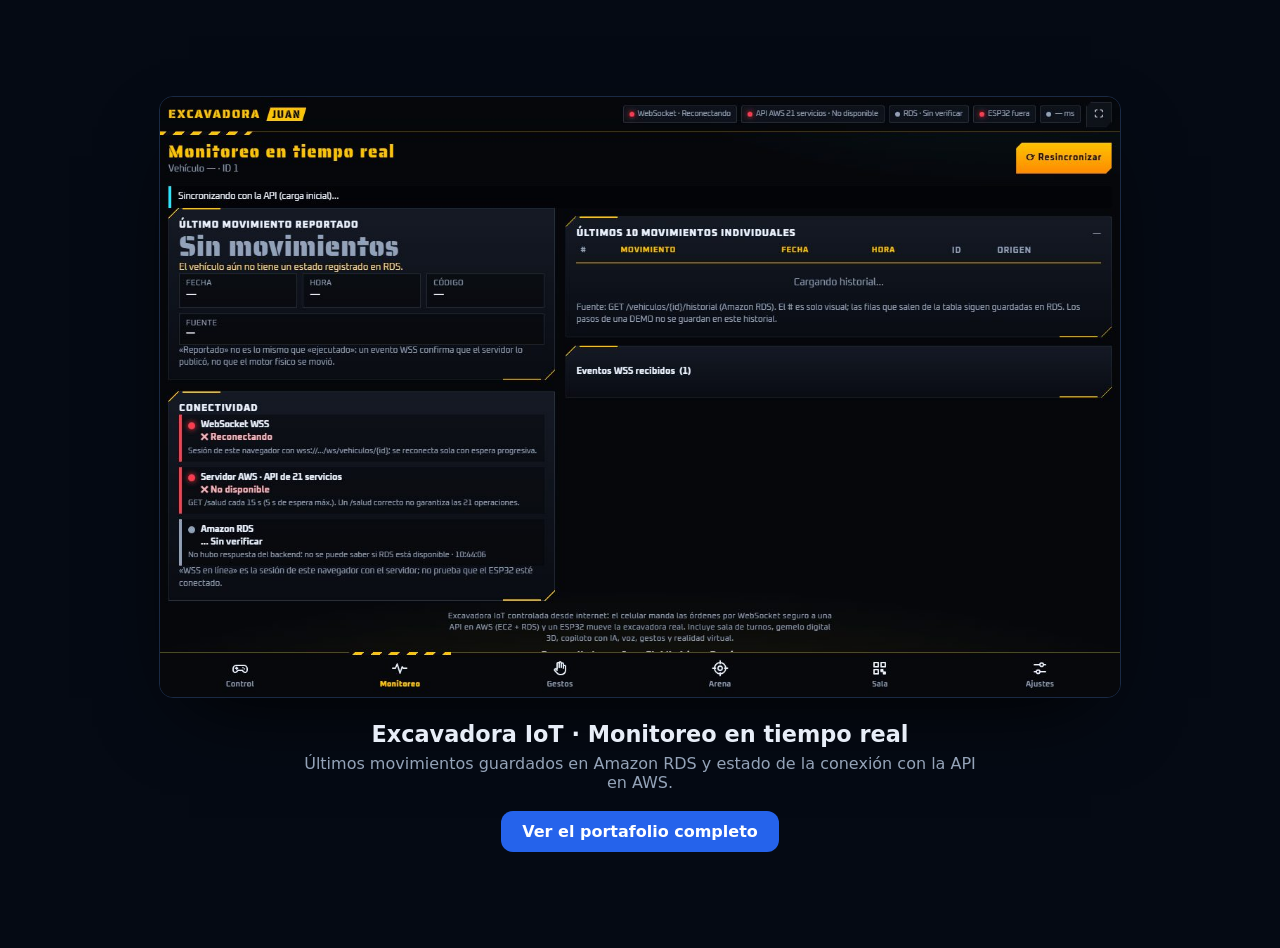
<file: v/excavadora-monitoreo.html>
<!doctype html>
<html lang="es"><head><meta charset="utf-8"><meta name="viewport" content="width=device-width,initial-scale=1">
<title>Excavadora IoT · Monitoreo en tiempo real</title>
<meta name="description" content="Últimos movimientos guardados en Amazon RDS y estado de la conexión con la API en AWS.">
<meta property="og:type" content="website"><meta property="og:title" content="Excavadora IoT · Monitoreo en tiempo real">
<meta property="og:description" content="Últimos movimientos guardados en Amazon RDS y estado de la conexión con la API en AWS.">
<meta property="og:image" content="https://juanelpidiolopez.vercel.app/assets/img/gal/exc-2.jpg">
<meta property="og:url" content="https://juanelpidiolopez.vercel.app/v/excavadora-monitoreo.html">
<meta name="twitter:card" content="summary_large_image">
<link rel="canonical" href="https://juanelpidiolopez.vercel.app/#proyectos">
<style>body{margin:0;min-height:100vh;display:grid;place-items:center;background:#050a14;color:#e8eef8;font-family:system-ui,sans-serif;text-align:center;padding:1.5rem}
img{max-width:min(960px,100%);border-radius:14px;border:1px solid #1a2a45;box-shadow:0 30px 80px -30px #000}h1{font-size:1.4rem;margin:1.2rem 0 .4rem}p{color:#94a3b8;max-width:42rem;margin:0 auto 1.2rem}
a{display:inline-block;padding:.7rem 1.3rem;border-radius:12px;background:#2563eb;color:#fff;text-decoration:none;font-weight:600}</style></head>
<body><main><img src="../assets/img/gal/exc-2.jpg" alt="Excavadora IoT · Monitoreo en tiempo real"><h1>Excavadora IoT · Monitoreo en tiempo real</h1><p>Últimos movimientos guardados en Amazon RDS y estado de la conexión con la API en AWS.</p><a href="../#proyectos">Ver el portafolio completo</a></main></body></html>
</file>
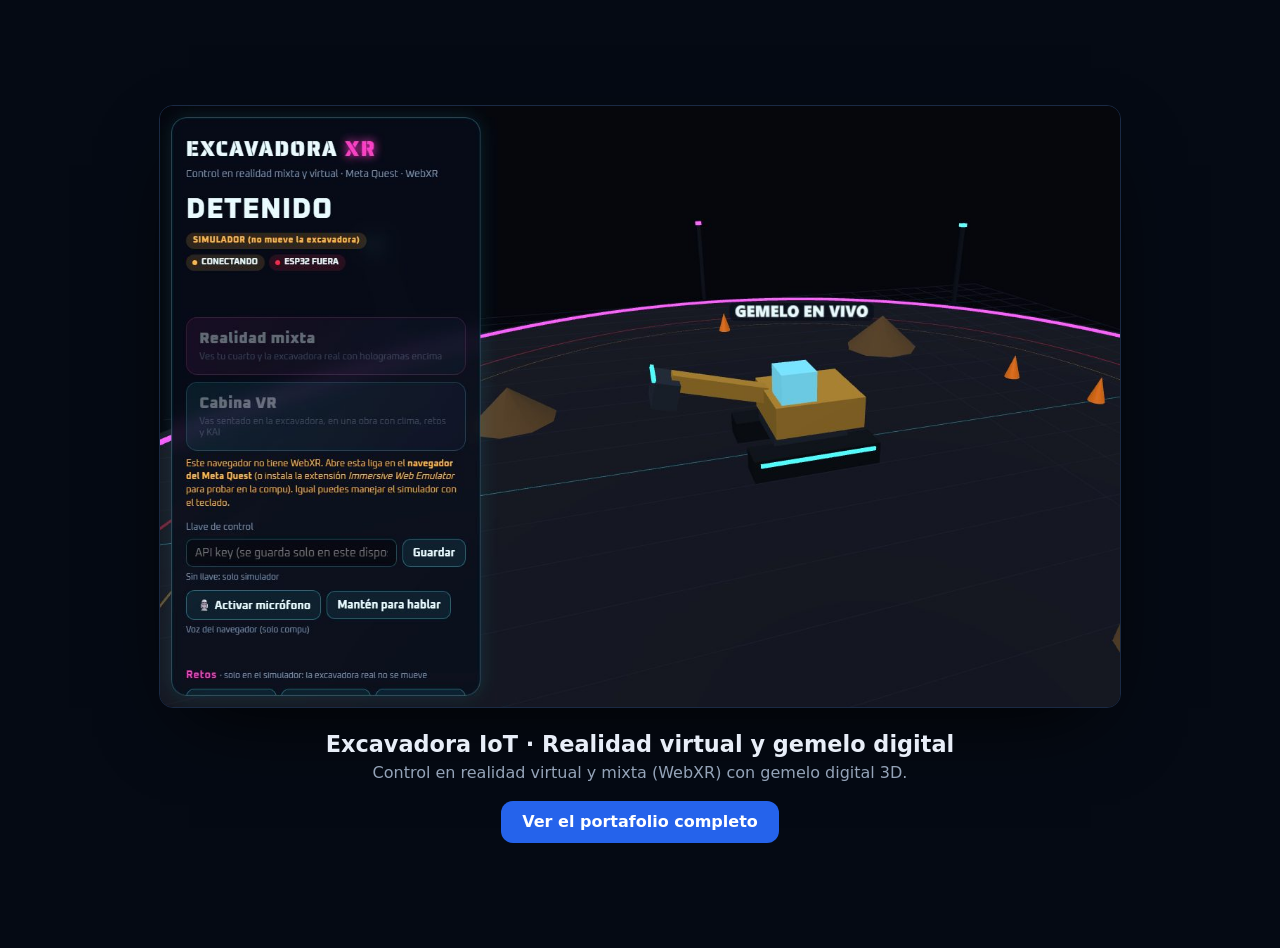
<file: v/excavadora-vr.html>
<!doctype html>
<html lang="es"><head><meta charset="utf-8"><meta name="viewport" content="width=device-width,initial-scale=1">
<title>Excavadora IoT · Realidad virtual y gemelo digital</title>
<meta name="description" content="Control en realidad virtual y mixta (WebXR) con gemelo digital 3D.">
<meta property="og:type" content="website"><meta property="og:title" content="Excavadora IoT · Realidad virtual y gemelo digital">
<meta property="og:description" content="Control en realidad virtual y mixta (WebXR) con gemelo digital 3D.">
<meta property="og:image" content="https://juanelpidiolopez.vercel.app/assets/img/gal/exc-5.jpg">
<meta property="og:url" content="https://juanelpidiolopez.vercel.app/v/excavadora-vr.html">
<meta name="twitter:card" content="summary_large_image">
<link rel="canonical" href="https://juanelpidiolopez.vercel.app/#proyectos">
<style>body{margin:0;min-height:100vh;display:grid;place-items:center;background:#050a14;color:#e8eef8;font-family:system-ui,sans-serif;text-align:center;padding:1.5rem}
img{max-width:min(960px,100%);border-radius:14px;border:1px solid #1a2a45;box-shadow:0 30px 80px -30px #000}h1{font-size:1.4rem;margin:1.2rem 0 .4rem}p{color:#94a3b8;max-width:42rem;margin:0 auto 1.2rem}
a{display:inline-block;padding:.7rem 1.3rem;border-radius:12px;background:#2563eb;color:#fff;text-decoration:none;font-weight:600}</style></head>
<body><main><img src="../assets/img/gal/exc-5.jpg" alt="Excavadora IoT · Realidad virtual y gemelo digital"><h1>Excavadora IoT · Realidad virtual y gemelo digital</h1><p>Control en realidad virtual y mixta (WebXR) con gemelo digital 3D.</p><a href="../#proyectos">Ver el portafolio completo</a></main></body></html>
</file>
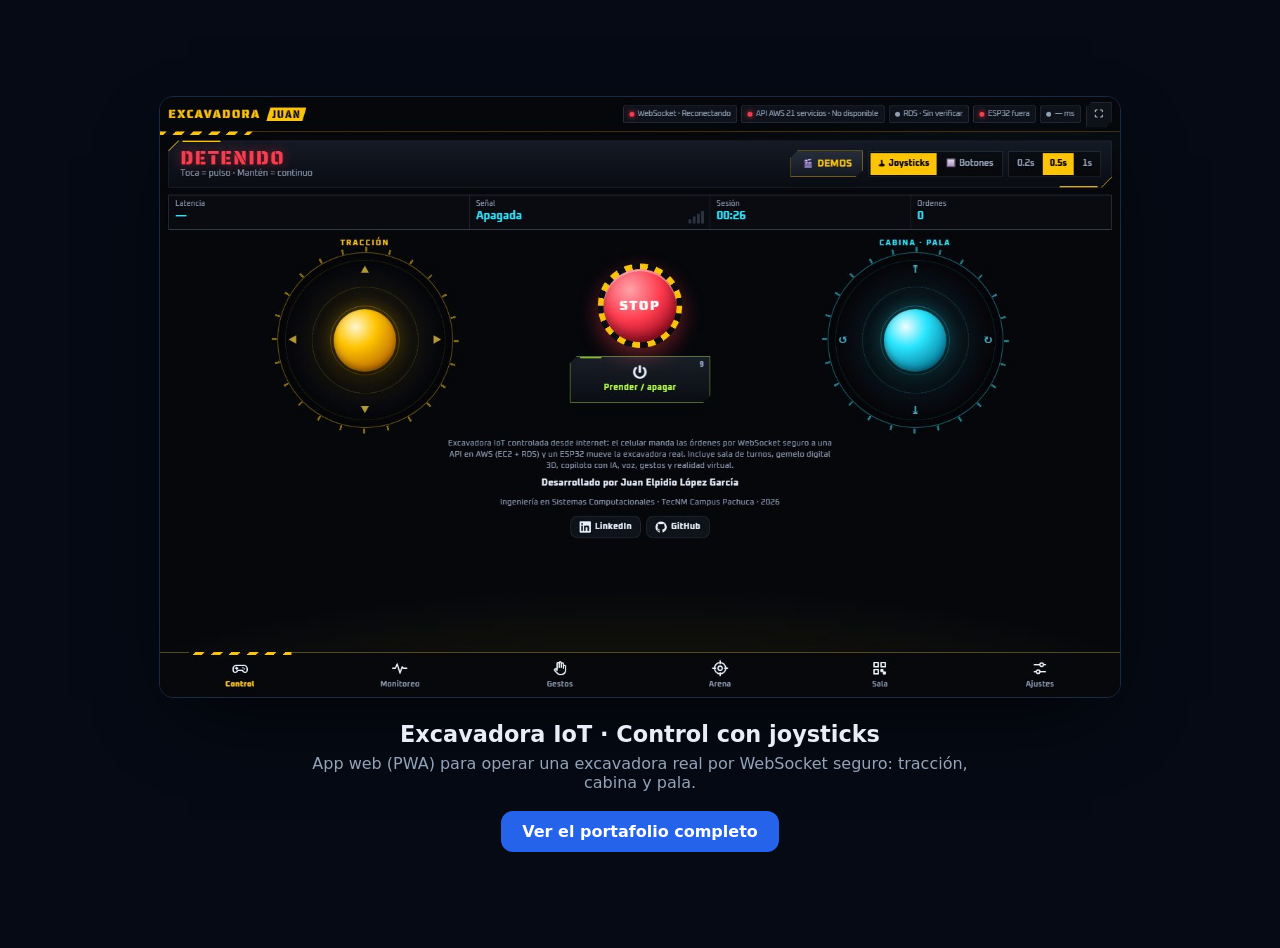
<file: v/excavadora.html>
<!doctype html>
<html lang="es"><head><meta charset="utf-8"><meta name="viewport" content="width=device-width,initial-scale=1">
<title>Excavadora IoT · Control con joysticks</title>
<meta name="description" content="App web (PWA) para operar una excavadora real por WebSocket seguro: tracción, cabina y pala.">
<meta property="og:type" content="website"><meta property="og:title" content="Excavadora IoT · Control con joysticks">
<meta property="og:description" content="App web (PWA) para operar una excavadora real por WebSocket seguro: tracción, cabina y pala.">
<meta property="og:image" content="https://juanelpidiolopez.vercel.app/assets/img/gal/exc-1.jpg">
<meta property="og:url" content="https://juanelpidiolopez.vercel.app/v/excavadora.html">
<meta name="twitter:card" content="summary_large_image">
<link rel="canonical" href="https://juanelpidiolopez.vercel.app/#proyectos">
<style>body{margin:0;min-height:100vh;display:grid;place-items:center;background:#050a14;color:#e8eef8;font-family:system-ui,sans-serif;text-align:center;padding:1.5rem}
img{max-width:min(960px,100%);border-radius:14px;border:1px solid #1a2a45;box-shadow:0 30px 80px -30px #000}h1{font-size:1.4rem;margin:1.2rem 0 .4rem}p{color:#94a3b8;max-width:42rem;margin:0 auto 1.2rem}
a{display:inline-block;padding:.7rem 1.3rem;border-radius:12px;background:#2563eb;color:#fff;text-decoration:none;font-weight:600}</style></head>
<body><main><img src="../assets/img/gal/exc-1.jpg" alt="Excavadora IoT · Control con joysticks"><h1>Excavadora IoT · Control con joysticks</h1><p>App web (PWA) para operar una excavadora real por WebSocket seguro: tracción, cabina y pala.</p><a href="../#proyectos">Ver el portafolio completo</a></main></body></html>
</file>
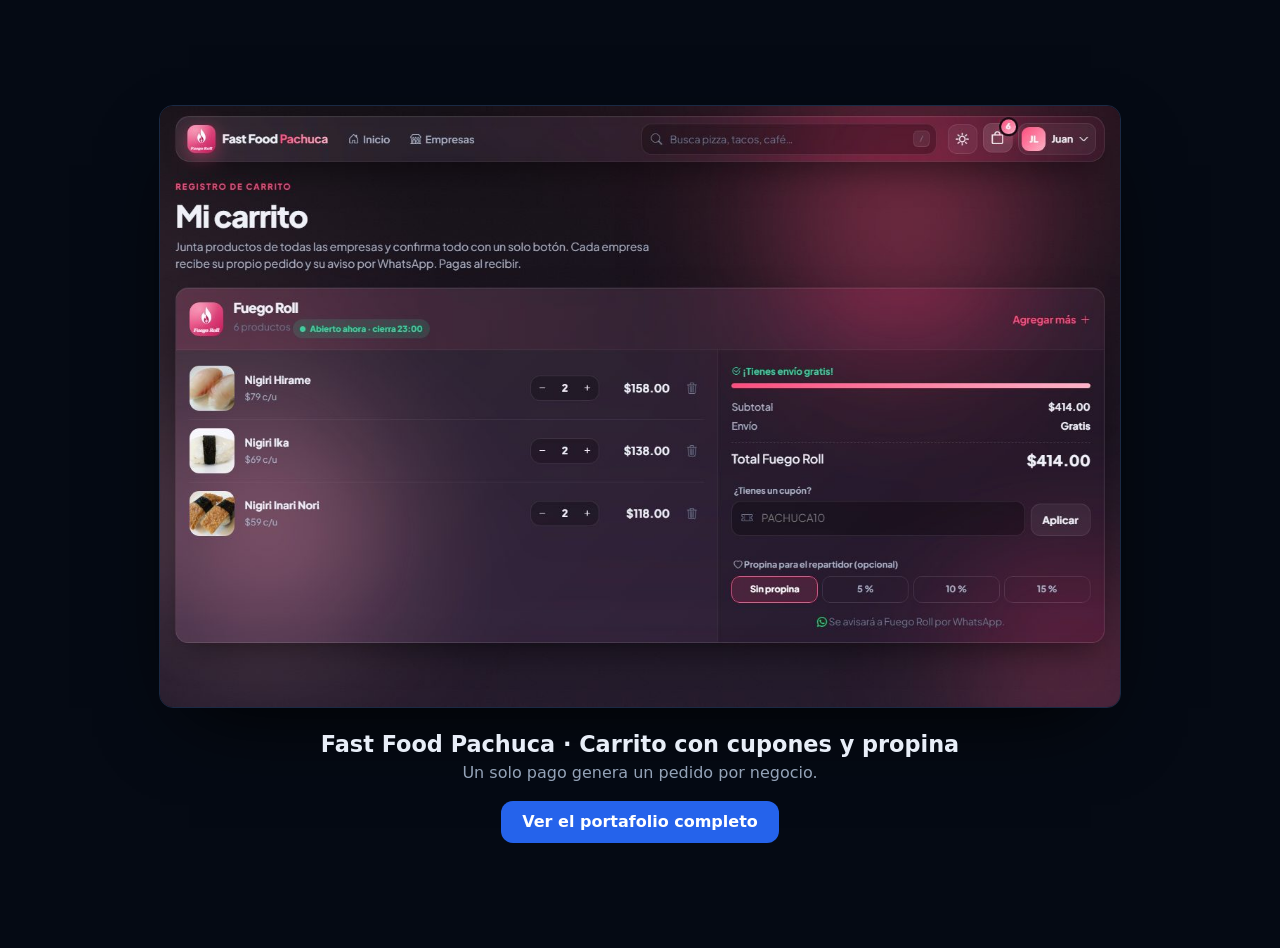
<file: v/fast-food-carrito.html>
<!doctype html>
<html lang="es"><head><meta charset="utf-8"><meta name="viewport" content="width=device-width,initial-scale=1">
<title>Fast Food Pachuca · Carrito con cupones y propina</title>
<meta name="description" content="Un solo pago genera un pedido por negocio.">
<meta property="og:type" content="website"><meta property="og:title" content="Fast Food Pachuca · Carrito con cupones y propina">
<meta property="og:description" content="Un solo pago genera un pedido por negocio.">
<meta property="og:image" content="https://juanelpidiolopez.vercel.app/assets/img/gal/ffp-3.jpg">
<meta property="og:url" content="https://juanelpidiolopez.vercel.app/v/fast-food-carrito.html">
<meta name="twitter:card" content="summary_large_image">
<link rel="canonical" href="https://juanelpidiolopez.vercel.app/#proyectos">
<style>body{margin:0;min-height:100vh;display:grid;place-items:center;background:#050a14;color:#e8eef8;font-family:system-ui,sans-serif;text-align:center;padding:1.5rem}
img{max-width:min(960px,100%);border-radius:14px;border:1px solid #1a2a45;box-shadow:0 30px 80px -30px #000}h1{font-size:1.4rem;margin:1.2rem 0 .4rem}p{color:#94a3b8;max-width:42rem;margin:0 auto 1.2rem}
a{display:inline-block;padding:.7rem 1.3rem;border-radius:12px;background:#2563eb;color:#fff;text-decoration:none;font-weight:600}</style></head>
<body><main><img src="../assets/img/gal/ffp-3.jpg" alt="Fast Food Pachuca · Carrito con cupones y propina"><h1>Fast Food Pachuca · Carrito con cupones y propina</h1><p>Un solo pago genera un pedido por negocio.</p><a href="../#proyectos">Ver el portafolio completo</a></main></body></html>
</file>
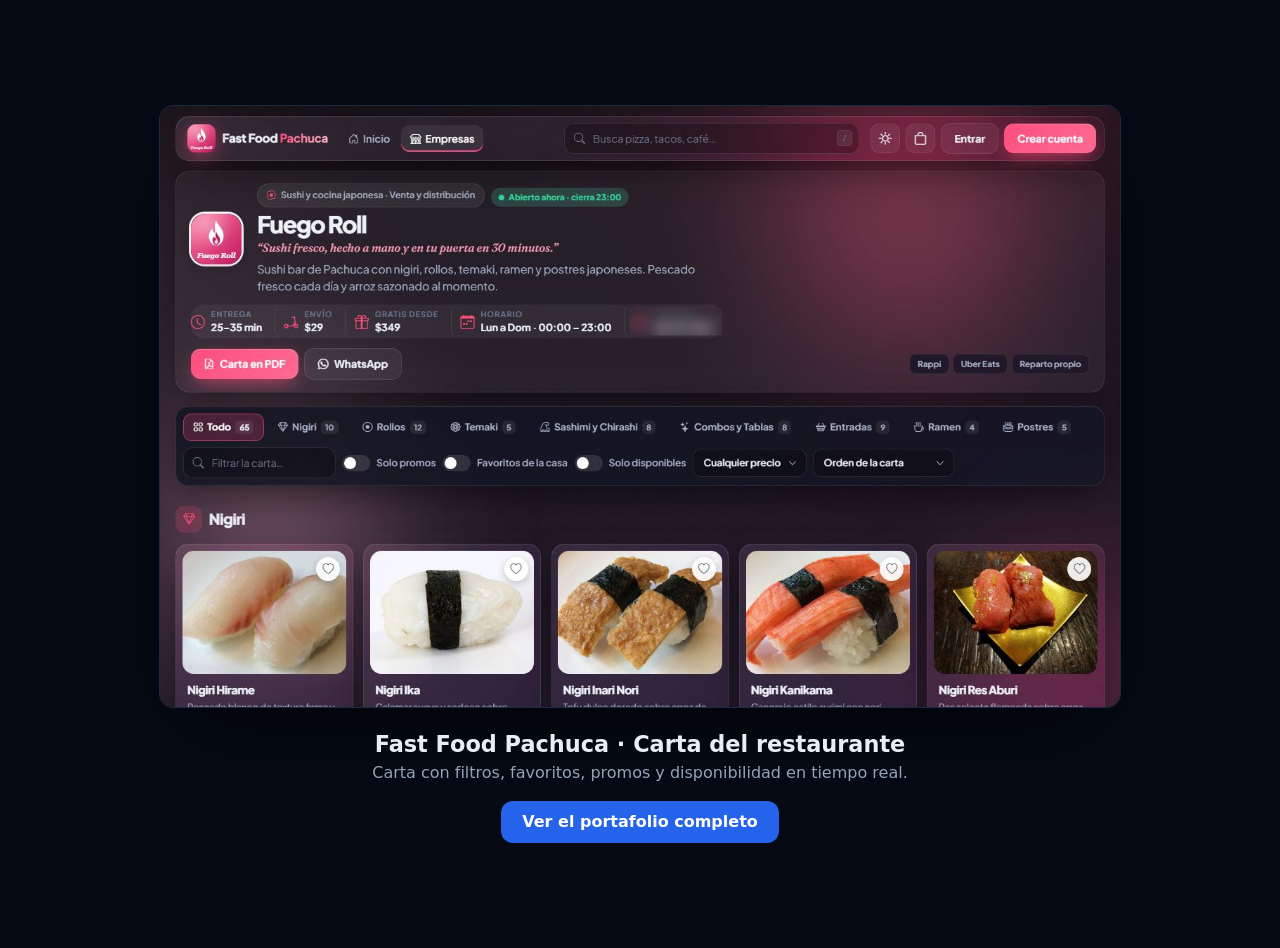
<file: v/fast-food-carta.html>
<!doctype html>
<html lang="es"><head><meta charset="utf-8"><meta name="viewport" content="width=device-width,initial-scale=1">
<title>Fast Food Pachuca · Carta del restaurante</title>
<meta name="description" content="Carta con filtros, favoritos, promos y disponibilidad en tiempo real.">
<meta property="og:type" content="website"><meta property="og:title" content="Fast Food Pachuca · Carta del restaurante">
<meta property="og:description" content="Carta con filtros, favoritos, promos y disponibilidad en tiempo real.">
<meta property="og:image" content="https://juanelpidiolopez.vercel.app/assets/img/gal/ffp-2.jpg">
<meta property="og:url" content="https://juanelpidiolopez.vercel.app/v/fast-food-carta.html">
<meta name="twitter:card" content="summary_large_image">
<link rel="canonical" href="https://juanelpidiolopez.vercel.app/#proyectos">
<style>body{margin:0;min-height:100vh;display:grid;place-items:center;background:#050a14;color:#e8eef8;font-family:system-ui,sans-serif;text-align:center;padding:1.5rem}
img{max-width:min(960px,100%);border-radius:14px;border:1px solid #1a2a45;box-shadow:0 30px 80px -30px #000}h1{font-size:1.4rem;margin:1.2rem 0 .4rem}p{color:#94a3b8;max-width:42rem;margin:0 auto 1.2rem}
a{display:inline-block;padding:.7rem 1.3rem;border-radius:12px;background:#2563eb;color:#fff;text-decoration:none;font-weight:600}</style></head>
<body><main><img src="../assets/img/gal/ffp-2.jpg" alt="Fast Food Pachuca · Carta del restaurante"><h1>Fast Food Pachuca · Carta del restaurante</h1><p>Carta con filtros, favoritos, promos y disponibilidad en tiempo real.</p><a href="../#proyectos">Ver el portafolio completo</a></main></body></html>
</file>
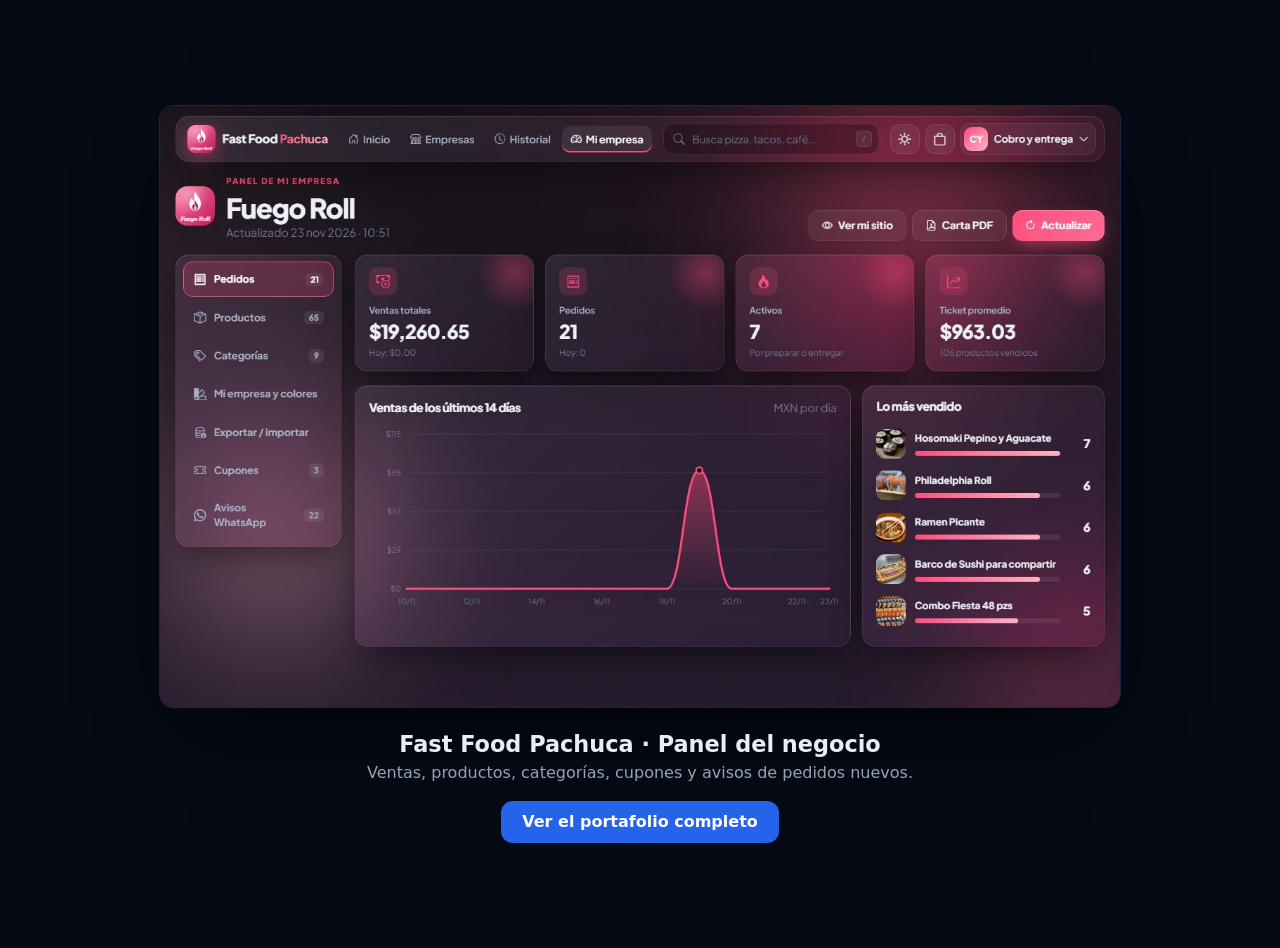
<file: v/fast-food-panel.html>
<!doctype html>
<html lang="es"><head><meta charset="utf-8"><meta name="viewport" content="width=device-width,initial-scale=1">
<title>Fast Food Pachuca · Panel del negocio</title>
<meta name="description" content="Ventas, productos, categorías, cupones y avisos de pedidos nuevos.">
<meta property="og:type" content="website"><meta property="og:title" content="Fast Food Pachuca · Panel del negocio">
<meta property="og:description" content="Ventas, productos, categorías, cupones y avisos de pedidos nuevos.">
<meta property="og:image" content="https://juanelpidiolopez.vercel.app/assets/img/gal/ffp-5.jpg">
<meta property="og:url" content="https://juanelpidiolopez.vercel.app/v/fast-food-panel.html">
<meta name="twitter:card" content="summary_large_image">
<link rel="canonical" href="https://juanelpidiolopez.vercel.app/#proyectos">
<style>body{margin:0;min-height:100vh;display:grid;place-items:center;background:#050a14;color:#e8eef8;font-family:system-ui,sans-serif;text-align:center;padding:1.5rem}
img{max-width:min(960px,100%);border-radius:14px;border:1px solid #1a2a45;box-shadow:0 30px 80px -30px #000}h1{font-size:1.4rem;margin:1.2rem 0 .4rem}p{color:#94a3b8;max-width:42rem;margin:0 auto 1.2rem}
a{display:inline-block;padding:.7rem 1.3rem;border-radius:12px;background:#2563eb;color:#fff;text-decoration:none;font-weight:600}</style></head>
<body><main><img src="../assets/img/gal/ffp-5.jpg" alt="Fast Food Pachuca · Panel del negocio"><h1>Fast Food Pachuca · Panel del negocio</h1><p>Ventas, productos, categorías, cupones y avisos de pedidos nuevos.</p><a href="../#proyectos">Ver el portafolio completo</a></main></body></html>
</file>
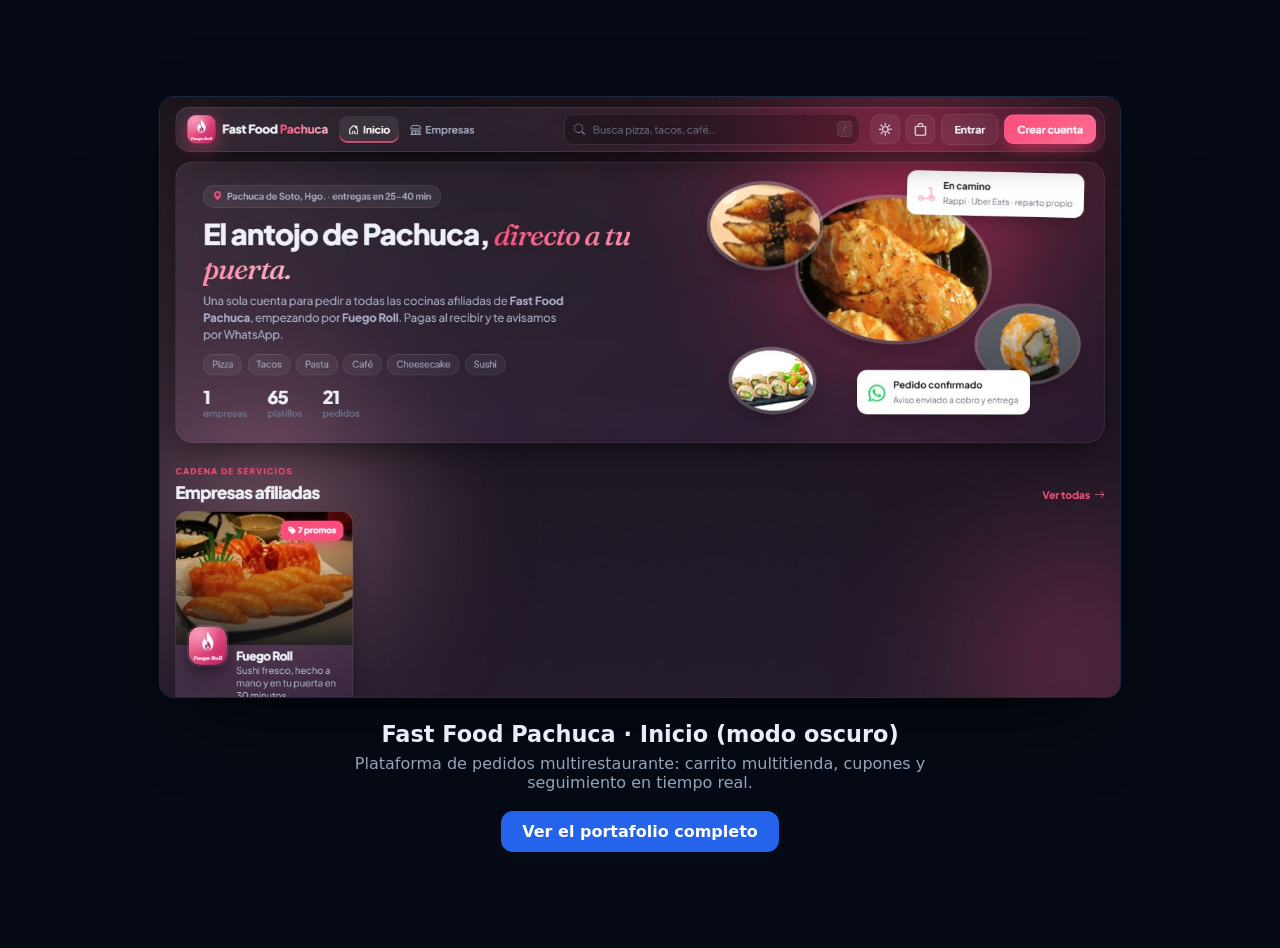
<file: v/fast-food.html>
<!doctype html>
<html lang="es"><head><meta charset="utf-8"><meta name="viewport" content="width=device-width,initial-scale=1">
<title>Fast Food Pachuca · Inicio (modo oscuro)</title>
<meta name="description" content="Plataforma de pedidos multirestaurante: carrito multitienda, cupones y seguimiento en tiempo real.">
<meta property="og:type" content="website"><meta property="og:title" content="Fast Food Pachuca · Inicio (modo oscuro)">
<meta property="og:description" content="Plataforma de pedidos multirestaurante: carrito multitienda, cupones y seguimiento en tiempo real.">
<meta property="og:image" content="https://juanelpidiolopez.vercel.app/assets/img/gal/ffp-1.jpg">
<meta property="og:url" content="https://juanelpidiolopez.vercel.app/v/fast-food.html">
<meta name="twitter:card" content="summary_large_image">
<link rel="canonical" href="https://juanelpidiolopez.vercel.app/#proyectos">
<style>body{margin:0;min-height:100vh;display:grid;place-items:center;background:#050a14;color:#e8eef8;font-family:system-ui,sans-serif;text-align:center;padding:1.5rem}
img{max-width:min(960px,100%);border-radius:14px;border:1px solid #1a2a45;box-shadow:0 30px 80px -30px #000}h1{font-size:1.4rem;margin:1.2rem 0 .4rem}p{color:#94a3b8;max-width:42rem;margin:0 auto 1.2rem}
a{display:inline-block;padding:.7rem 1.3rem;border-radius:12px;background:#2563eb;color:#fff;text-decoration:none;font-weight:600}</style></head>
<body><main><img src="../assets/img/gal/ffp-1.jpg" alt="Fast Food Pachuca · Inicio (modo oscuro)"><h1>Fast Food Pachuca · Inicio (modo oscuro)</h1><p>Plataforma de pedidos multirestaurante: carrito multitienda, cupones y seguimiento en tiempo real.</p><a href="../#proyectos">Ver el portafolio completo</a></main></body></html>
</file>
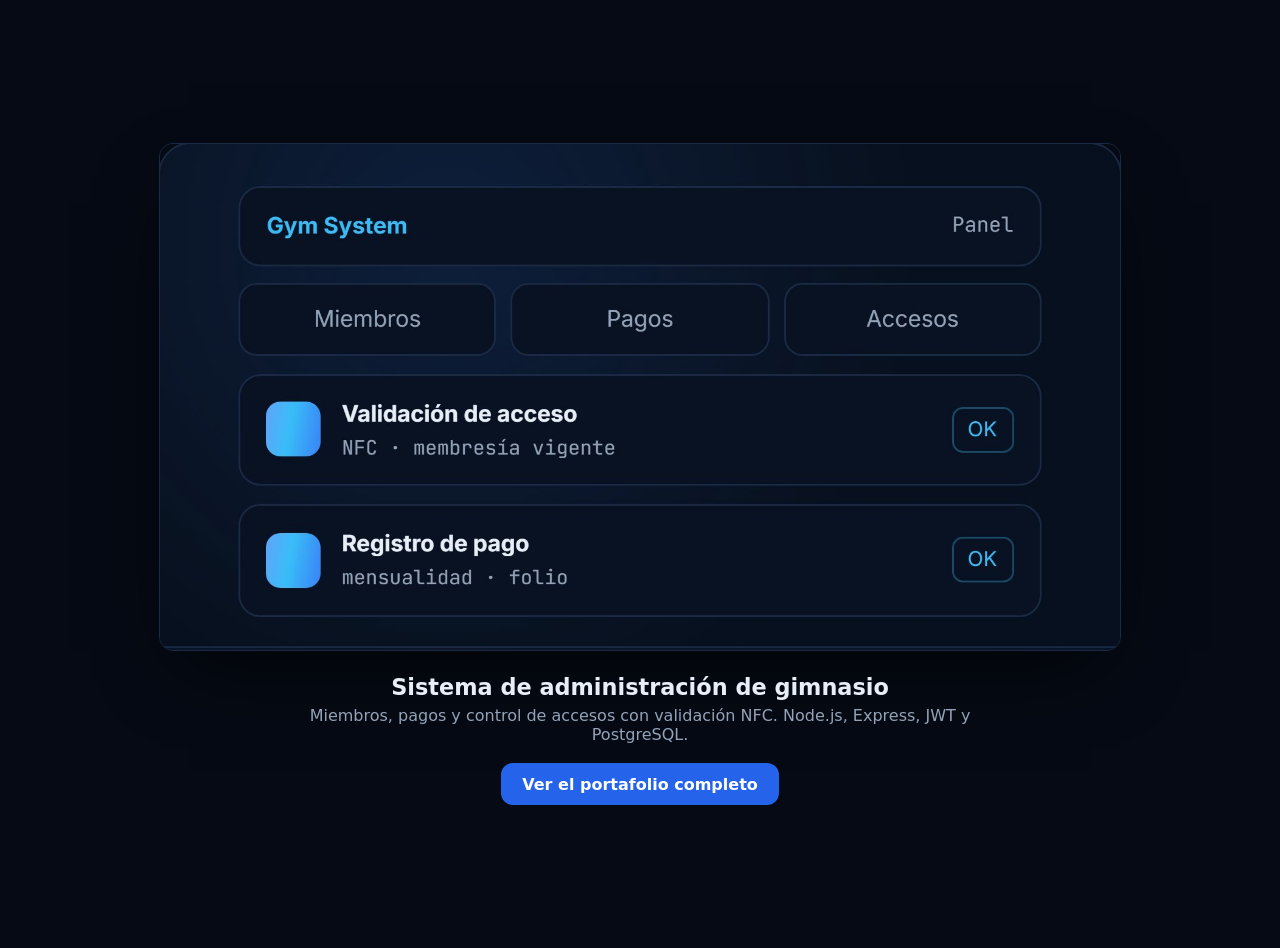
<file: v/gym.html>
<!doctype html>
<html lang="es"><head><meta charset="utf-8"><meta name="viewport" content="width=device-width,initial-scale=1">
<title>Sistema de administración de gimnasio</title>
<meta name="description" content="Miembros, pagos y control de accesos con validación NFC. Node.js, Express, JWT y PostgreSQL.">
<meta property="og:type" content="website"><meta property="og:title" content="Sistema de administración de gimnasio">
<meta property="og:description" content="Miembros, pagos y control de accesos con validación NFC. Node.js, Express, JWT y PostgreSQL.">
<meta property="og:image" content="https://juanelpidiolopez.vercel.app/assets/img/gal/gym.jpg">
<meta property="og:url" content="https://juanelpidiolopez.vercel.app/v/gym.html">
<meta name="twitter:card" content="summary_large_image">
<link rel="canonical" href="https://juanelpidiolopez.vercel.app/#proyectos">
<style>body{margin:0;min-height:100vh;display:grid;place-items:center;background:#050a14;color:#e8eef8;font-family:system-ui,sans-serif;text-align:center;padding:1.5rem}
img{max-width:min(960px,100%);border-radius:14px;border:1px solid #1a2a45;box-shadow:0 30px 80px -30px #000}h1{font-size:1.4rem;margin:1.2rem 0 .4rem}p{color:#94a3b8;max-width:42rem;margin:0 auto 1.2rem}
a{display:inline-block;padding:.7rem 1.3rem;border-radius:12px;background:#2563eb;color:#fff;text-decoration:none;font-weight:600}</style></head>
<body><main><img src="../assets/img/gal/gym.jpg" alt="Sistema de administración de gimnasio"><h1>Sistema de administración de gimnasio</h1><p>Miembros, pagos y control de accesos con validación NFC. Node.js, Express, JWT y PostgreSQL.</p><a href="../#proyectos">Ver el portafolio completo</a></main></body></html>
</file>
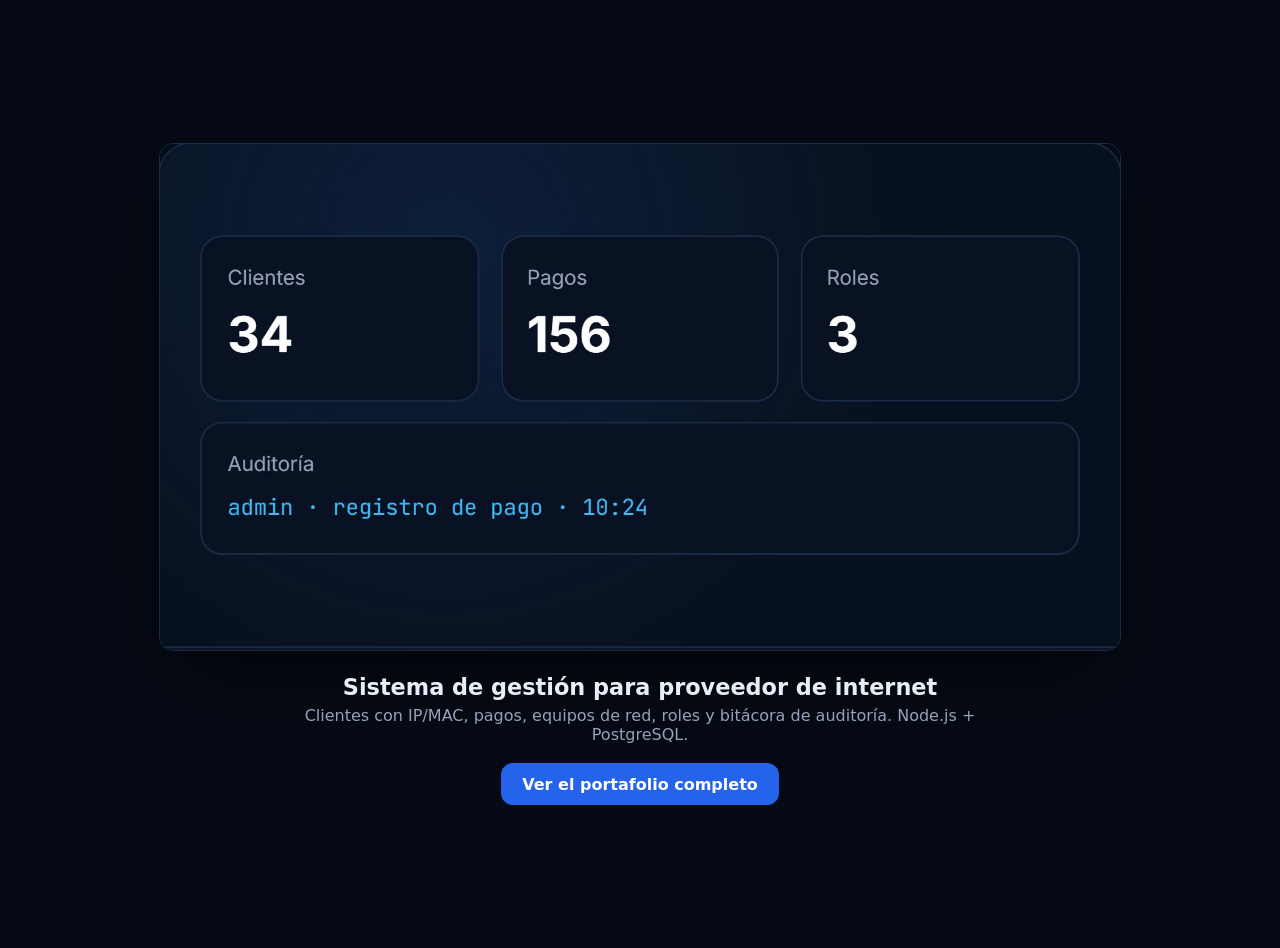
<file: v/isp.html>
<!doctype html>
<html lang="es"><head><meta charset="utf-8"><meta name="viewport" content="width=device-width,initial-scale=1">
<title>Sistema de gestión para proveedor de internet</title>
<meta name="description" content="Clientes con IP/MAC, pagos, equipos de red, roles y bitácora de auditoría. Node.js + PostgreSQL.">
<meta property="og:type" content="website"><meta property="og:title" content="Sistema de gestión para proveedor de internet">
<meta property="og:description" content="Clientes con IP/MAC, pagos, equipos de red, roles y bitácora de auditoría. Node.js + PostgreSQL.">
<meta property="og:image" content="https://juanelpidiolopez.vercel.app/assets/img/gal/isp.jpg">
<meta property="og:url" content="https://juanelpidiolopez.vercel.app/v/isp.html">
<meta name="twitter:card" content="summary_large_image">
<link rel="canonical" href="https://juanelpidiolopez.vercel.app/#proyectos">
<style>body{margin:0;min-height:100vh;display:grid;place-items:center;background:#050a14;color:#e8eef8;font-family:system-ui,sans-serif;text-align:center;padding:1.5rem}
img{max-width:min(960px,100%);border-radius:14px;border:1px solid #1a2a45;box-shadow:0 30px 80px -30px #000}h1{font-size:1.4rem;margin:1.2rem 0 .4rem}p{color:#94a3b8;max-width:42rem;margin:0 auto 1.2rem}
a{display:inline-block;padding:.7rem 1.3rem;border-radius:12px;background:#2563eb;color:#fff;text-decoration:none;font-weight:600}</style></head>
<body><main><img src="../assets/img/gal/isp.jpg" alt="Sistema de gestión para proveedor de internet"><h1>Sistema de gestión para proveedor de internet</h1><p>Clientes con IP/MAC, pagos, equipos de red, roles y bitácora de auditoría. Node.js + PostgreSQL.</p><a href="../#proyectos">Ver el portafolio completo</a></main></body></html>
</file>
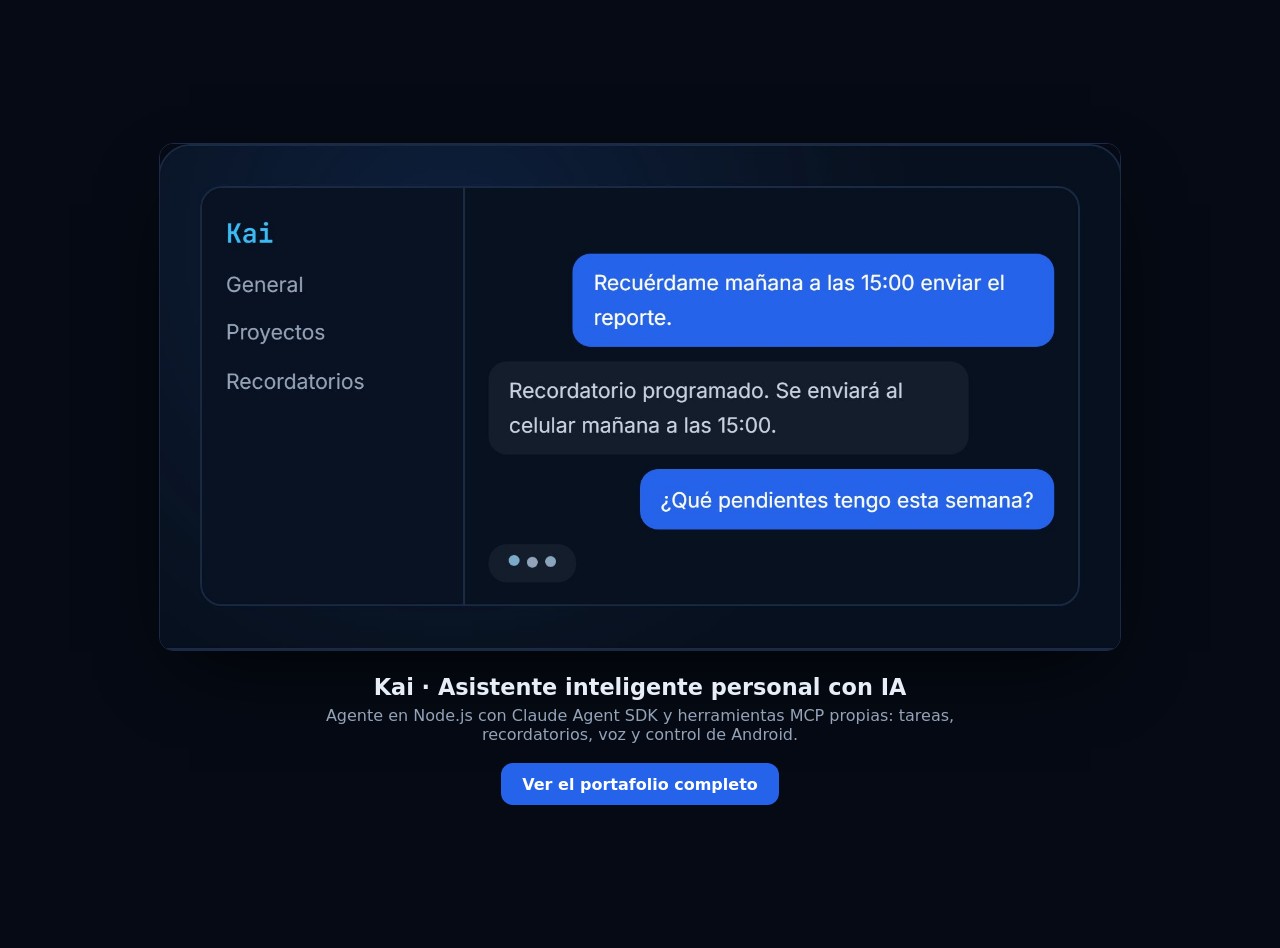
<file: v/kai.html>
<!doctype html>
<html lang="es"><head><meta charset="utf-8"><meta name="viewport" content="width=device-width,initial-scale=1">
<title>Kai · Asistente inteligente personal con IA</title>
<meta name="description" content="Agente en Node.js con Claude Agent SDK y herramientas MCP propias: tareas, recordatorios, voz y control de Android.">
<meta property="og:type" content="website"><meta property="og:title" content="Kai · Asistente inteligente personal con IA">
<meta property="og:description" content="Agente en Node.js con Claude Agent SDK y herramientas MCP propias: tareas, recordatorios, voz y control de Android.">
<meta property="og:image" content="https://juanelpidiolopez.vercel.app/assets/img/gal/kai.jpg">
<meta property="og:url" content="https://juanelpidiolopez.vercel.app/v/kai.html">
<meta name="twitter:card" content="summary_large_image">
<link rel="canonical" href="https://juanelpidiolopez.vercel.app/#proyectos">
<style>body{margin:0;min-height:100vh;display:grid;place-items:center;background:#050a14;color:#e8eef8;font-family:system-ui,sans-serif;text-align:center;padding:1.5rem}
img{max-width:min(960px,100%);border-radius:14px;border:1px solid #1a2a45;box-shadow:0 30px 80px -30px #000}h1{font-size:1.4rem;margin:1.2rem 0 .4rem}p{color:#94a3b8;max-width:42rem;margin:0 auto 1.2rem}
a{display:inline-block;padding:.7rem 1.3rem;border-radius:12px;background:#2563eb;color:#fff;text-decoration:none;font-weight:600}</style></head>
<body><main><img src="../assets/img/gal/kai.jpg" alt="Kai · Asistente inteligente personal con IA"><h1>Kai · Asistente inteligente personal con IA</h1><p>Agente en Node.js con Claude Agent SDK y herramientas MCP propias: tareas, recordatorios, voz y control de Android.</p><a href="../#proyectos">Ver el portafolio completo</a></main></body></html>
</file>
<file: styles.css>
:root{
  --bg:#050a14; --bg2:#081120; --card:#0b1527; --line:#1a2a45; --line2:#24395c;
  --tx:#e8eef8; --mu:#94a3b8; --tx2:#c7d2e3;
  --c1:#3b82f6; --c2:#38bdf8; --c3:#1d4ed8;
  --grad:linear-gradient(100deg,#60a5fa,#38bdf8 45%,#3b82f6);
  --r:18px; --mono:"JetBrains Mono",ui-monospace,monospace;
}
*{box-sizing:border-box;margin:0;padding:0}
html{scroll-behavior:smooth;scroll-padding-top:84px}
body{font-family:Inter,system-ui,sans-serif;background:var(--bg);color:var(--tx);line-height:1.6;-webkit-font-smoothing:antialiased;overflow-x:hidden}
body::before{content:"";position:fixed;inset:0;z-index:-3;pointer-events:none;
  background:radial-gradient(900px 600px at 85% -10%,#1d4ed833,transparent 60%),radial-gradient(700px 500px at -10% 30%,#0ea5e91a,transparent 60%),
  radial-gradient(circle at 1px 1px,#ffffff0b 1px,transparent 0) 0 0/30px 30px}
a{color:inherit;text-decoration:none}
img{max-width:100%;display:block}
button{font:inherit;color:inherit;background:none;border:0;cursor:pointer}
.mono{font-family:var(--mono)}
.muted{color:var(--mu)}
.acc{color:var(--c2)}
.grad{background:var(--grad);-webkit-background-clip:text;background-clip:text;color:transparent}
.skip{position:absolute;left:-999px}.skip:focus{left:1rem;top:1rem;z-index:99;background:var(--c1);color:#fff;padding:.4rem .8rem;border-radius:8px}
#red{position:fixed;inset:0;width:100vw;height:100vh;z-index:-2;pointer-events:none}
#progreso{position:fixed;top:0;left:0;right:0;height:3px;background:var(--grad);transform:scaleX(0);transform-origin:left;z-index:60}

/* ---------- nav ---------- */
.nav{position:sticky;top:0;z-index:50;display:flex;align-items:center;justify-content:space-between;gap:1rem;padding:1rem clamp(1rem,5vw,4rem);transition:.3s;border-bottom:1px solid transparent}
.nav.scrolled{background:#050a14d9;backdrop-filter:blur(14px) saturate(160%);border-color:var(--line);padding-block:.7rem}
.logo{display:flex;align-items:center;gap:.65rem;font-weight:700}
.logo-mark{width:34px;height:34px;border-radius:10px;display:grid;place-items:center;font-size:.85rem;font-weight:800;background:var(--grad);color:#fff;box-shadow:0 6px 20px #3b82f655}
.logo-txt{font-size:.95rem}
.nav nav{display:flex;gap:.3rem;font-size:.9rem;color:var(--mu);background:#0b1527aa;border:1px solid var(--line);padding:.3rem;border-radius:999px;backdrop-filter:blur(10px)}
.nav nav a{padding:.4rem .9rem;border-radius:999px;transition:.2s}
.nav nav a:hover{color:var(--tx)}
.nav nav a.on{background:#3b82f622;color:#fff}

/* ---------- botones ---------- */
.btn,.btn-ghost{display:inline-flex;align-items:center;justify-content:center;gap:.45rem;padding:.75rem 1.35rem;border-radius:12px;font-weight:600;font-size:.95rem;transition:.25s}
.btn{background:linear-gradient(135deg,#3b82f6,#2563eb);color:#fff;box-shadow:0 8px 24px -8px #3b82f6aa,inset 0 1px 0 #ffffff33}
.btn:hover{transform:translateY(-2px);box-shadow:0 14px 34px -8px #3b82f6cc,inset 0 1px 0 #ffffff33}
.btn-ghost{border:1px solid var(--line2);background:#ffffff06;color:var(--tx)}
.btn-ghost:hover{border-color:var(--c2);color:var(--c2);background:#38bdf80d}
.small{padding:.48rem .95rem;font-size:.83rem;border-radius:10px}
.cta{display:flex;gap:.8rem;flex-wrap:wrap}.cta.center{justify-content:center;margin-top:1.6rem}

/* ---------- secciones ---------- */
main>section{padding:6.5rem clamp(1rem,6vw,5rem);max-width:1240px;margin:0 auto;position:relative}
.sec{font-size:clamp(2.1rem,4.2vw,3.1rem);font-weight:800;letter-spacing:-.03em;line-height:1.1}
.sub{color:var(--mu);margin:.6rem 0 2.4rem;max-width:44rem}
.eyebrow{font-size:.72rem;letter-spacing:.2em;color:var(--c2);margin-bottom:.6rem}
.sec-head{display:flex;justify-content:space-between;align-items:flex-end;gap:1.5rem;flex-wrap:wrap}

/* ---------- hero ---------- */
.hero{min-height:calc(100vh - 70px);display:grid;grid-template-columns:1.05fr .95fr;gap:3rem;align-items:center;padding-top:3rem!important}
.hero h1{font-size:clamp(2.8rem,6.2vw,4.9rem);line-height:1.02;font-weight:900;letter-spacing:-.045em}
.hero h1 .grad{background-size:200% auto;animation:shine 8s linear infinite}
@keyframes shine{to{background-position:200% center}}
.hero h2{font-size:clamp(1.15rem,2vw,1.45rem);font-weight:600;margin:1rem 0 .5rem;color:#dbe7ff}
.typed{color:var(--tx2);font-size:1rem;min-height:1.7em;margin-bottom:.9rem}
.cursor{animation:blink 1s steps(1) infinite;color:var(--c2)}@keyframes blink{50%{opacity:0}}
.lead{color:var(--mu);max-width:36rem;font-size:1.06rem;margin-bottom:1.8rem}
.stats{display:flex;gap:2.6rem;margin-top:2.6rem;flex-wrap:wrap}
.stats b{display:block;font-size:2.3rem;font-weight:800;line-height:1;background:var(--grad);-webkit-background-clip:text;background-clip:text;color:transparent}
.stats span{font-size:.78rem;color:var(--mu)}
.scroll-down{position:absolute;left:50%;bottom:1.4rem;width:26px;height:42px;border:2px solid var(--line2);border-radius:14px;transform:translateX(-50%)}
.scroll-down span{position:absolute;left:50%;top:8px;width:4px;height:8px;border-radius:2px;background:var(--c2);transform:translateX(-50%);animation:rueda 1.8s infinite}
@keyframes rueda{70%{transform:translate(-50%,12px);opacity:0}100%{opacity:0}}

/* abanico de proyectos */
.hero-deck{position:relative;height:480px;perspective:1400px;--rx:0deg;--ry:0deg}
.deck-card{position:absolute;width:78%;aspect-ratio:16/10.5;border-radius:16px;overflow:hidden;border:1px solid var(--line2);background:var(--card);
  box-shadow:0 40px 80px -30px #000,0 0 0 1px #3b82f622;transition:transform .6s cubic-bezier(.2,.8,.2,1),box-shadow .4s;text-align:left}
.deck-card img{width:100%;height:calc(100% - 26px);object-fit:cover;object-position:top}
.deck-bar{display:flex;gap:5px;align-items:center;height:26px;padding:0 10px;background:#0a1324;border-bottom:1px solid var(--line)}
.deck-bar i{width:8px;height:8px;border-radius:50%;background:#33415a}
.deck-tag{position:absolute;left:12px;bottom:12px;font-size:.75rem;font-weight:600;padding:.3rem .7rem;border-radius:8px;background:#050a14cc;border:1px solid var(--line2);backdrop-filter:blur(8px)}
.c1{left:2%;top:34%;z-index:3;transform:rotateX(var(--rx)) rotateY(var(--ry)) rotate(-4deg)}
.c2{left:20%;top:16%;z-index:2;transform:rotateX(var(--rx)) rotateY(var(--ry)) rotate(3deg) scale(.94);filter:brightness(.85)}
.c3{left:12%;top:0;z-index:1;transform:rotateX(var(--rx)) rotateY(var(--ry)) rotate(9deg) scale(.86);filter:brightness(.65)}
.hero-deck:hover .c1{transform:rotateX(var(--rx)) rotateY(var(--ry)) rotate(-7deg) translate(-30px,40px)}
.hero-deck:hover .c2{transform:rotateX(var(--rx)) rotateY(var(--ry)) rotate(2deg) translate(30px,10px) scale(.96);filter:none}
.hero-deck:hover .c3{transform:rotateX(var(--rx)) rotateY(var(--ry)) rotate(11deg) translate(70px,-30px) scale(.9);filter:brightness(.9)}
.deck-card:hover{box-shadow:0 40px 90px -30px #000,0 0 0 2px var(--c2),0 0 40px #38bdf855;z-index:4}
.deck-hint{position:absolute;right:4%;bottom:-6px;font-size:.72rem;color:var(--mu)}
.deck-hint::before{content:"↖ "}

/* cinta */
.marquee{overflow:hidden;border-block:1px solid var(--line);background:#081120cc;padding:1rem 0;-webkit-mask:linear-gradient(90deg,transparent,#000 10%,#000 90%,transparent);mask:linear-gradient(90deg,transparent,#000 10%,#000 90%,transparent)}
.track{display:flex;gap:2.8rem;width:max-content;animation:scroll 45s linear infinite}
.track span{color:var(--mu);font-size:.9rem;white-space:nowrap}
.track span::before{content:"◆ ";color:var(--c1);font-size:.6rem;vertical-align:middle}
@keyframes scroll{to{transform:translateX(-50%)}}

/* ---------- proyectos ---------- */
.filtros{display:flex;flex-wrap:wrap;gap:.4rem;padding:.3rem;border:1px solid var(--line);border-radius:14px;background:#0b1527aa;margin-bottom:2.4rem}
.filtros button{padding:.45rem .95rem;border-radius:10px;font-size:.85rem;color:var(--mu);transition:.2s}
.filtros button:hover{color:var(--tx)}
.filtros button.on{background:linear-gradient(135deg,#3b82f6,#2563eb);color:#fff;box-shadow:0 6px 18px -6px #3b82f6}
.projects{display:grid;grid-template-columns:repeat(2,1fr);gap:1.5rem}
.proj{position:relative;isolation:isolate;background:var(--card);border:1px solid var(--line);border-radius:var(--r);overflow:hidden;display:flex;flex-direction:column;cursor:pointer;
  transition:transform .35s,border-color .35s,box-shadow .35s,opacity .35s}
.proj::after{content:"";position:absolute;inset:0;z-index:-1;pointer-events:none;opacity:0;transition:.3s;background:radial-gradient(420px circle at var(--x,50%) var(--y,50%),#3b82f61f,transparent 60%)}
.proj:hover{transform:translateY(-6px);border-color:#3b82f688;box-shadow:0 24px 60px -24px #000,0 0 40px #3b82f61a}
.proj:hover::after{opacity:1}
.proj:focus-visible{outline:2px solid var(--c2);outline-offset:3px}
.proj.oculto{display:none}
.proj.feat{grid-column:span 2;flex-direction:row;border:1px solid transparent;
  background:linear-gradient(var(--card),var(--card)) padding-box,linear-gradient(135deg,#3b82f6aa,#38bdf833,#1d4ed8aa) border-box}
.proj.feat .shot{flex:1.25}.proj.feat .body{flex:1}
.shot{position:relative;aspect-ratio:16/10;overflow:hidden;background:#07101e;border-bottom:1px solid var(--line)}
.proj.feat .shot{aspect-ratio:auto;min-height:360px;border-bottom:0;border-right:1px solid var(--line)}
.browser{position:absolute;top:0;left:0;right:0;z-index:2;display:flex;align-items:center;gap:.8rem;height:28px;padding:0 .8rem;background:#0a1324ee;border-bottom:1px solid var(--line);font-size:.7rem;color:var(--mu)}
.browser span{display:flex;gap:5px}.browser i{width:8px;height:8px;border-radius:50%;background:#33415a}
.browser em{font-style:normal;font-family:var(--mono);background:#050a14;padding:.1rem .7rem;border-radius:6px;border:1px solid var(--line)}
.shot img{position:absolute;inset:28px 0 0;width:100%;height:calc(100% - 28px);object-fit:cover;object-position:top;transition:transform 1.2s ease}
.proj:hover .shot img{transform:scale(1.05)}
.ver{position:absolute;right:12px;bottom:12px;z-index:2;font-size:.75rem;font-weight:600;padding:.35rem .75rem;border-radius:8px;background:#2563ebdd;color:#fff;opacity:0;transform:translateY(8px);transition:.3s}
.proj:hover .ver{opacity:1;transform:none}
.body{padding:1.5rem;display:flex;flex-direction:column;gap:.65rem;flex:1}
.body h3{font-size:1.3rem;letter-spacing:-.01em}
.body p{color:var(--tx2);font-size:.94rem}.body p b{color:#fff;font-weight:600}
.tags{display:flex;flex-wrap:wrap;gap:.4rem;list-style:none}
.tags li{font-size:.72rem;padding:.28rem .62rem;border-radius:7px;background:#3b82f614;color:#93c5fd;border:1px solid #3b82f633}
.tags.soft li{background:#38bdf812;color:var(--c2);border-color:#38bdf82a}
.actions{display:flex;flex-wrap:wrap;gap:.6rem;margin-top:auto;padding-top:.5rem}
.note{font-size:.75rem;color:var(--mu)}
.foot-note{font-size:.75rem;margin-top:1.4rem}

/* mocks de proyectos sin captura */
.mock{display:grid;place-items:center;padding:1.4rem;background:radial-gradient(circle at 30% 20%,#3b82f622,transparent 60%),#07101e}
.mock-chat{width:100%;height:100%;display:grid;grid-template-columns:30% 1fr;border:1px solid var(--line);border-radius:12px;overflow:hidden;font-size:.72rem;background:#081120}
.m-side{background:#091222;padding:.8rem;display:flex;flex-direction:column;gap:.5rem;color:var(--mu);border-right:1px solid var(--line)}
.m-side b{color:var(--c2);font-size:.9rem}
.m-main{padding:.8rem;display:flex;flex-direction:column;gap:.5rem;justify-content:flex-end}
.m-u,.m-a{padding:.45rem .7rem;border-radius:10px;max-width:85%}
.m-u{align-self:flex-end;background:#2563eb;color:#fff}
.m-a{background:#ffffff0d;color:var(--tx2)}
.typing{display:flex;gap:4px;width:fit-content}
.typing i{width:6px;height:6px;border-radius:50%;background:var(--mu);animation:tip 1.2s infinite}
.typing i:nth-child(2){animation-delay:.2s}.typing i:nth-child(3){animation-delay:.4s}
@keyframes tip{30%{transform:translateY(-4px);background:var(--c2)}}
.isp-grid{display:grid;grid-template-columns:repeat(3,1fr);gap:.7rem;width:100%}
.isp-grid div{border:1px solid var(--line);border-radius:12px;padding:.85rem;background:#091222}
.isp-grid small{display:block;color:var(--mu);font-size:.7rem}
.isp-grid b{font-size:1.7rem;color:#fff}
.isp-grid .wide{grid-column:span 3}.isp-grid .wide span{font-size:.75rem;color:var(--c2)}
.gym-ui{width:100%;max-width:440px;display:grid;gap:.6rem;font-size:.78rem}
.g-top{display:flex;justify-content:space-between;align-items:center;padding:.7rem .9rem;border:1px solid var(--line);border-radius:12px;background:#091222}
.g-top b{color:var(--c2)}.g-top span{color:var(--mu);font-size:.7rem}
.g-row{display:grid;grid-template-columns:repeat(3,1fr);gap:.5rem}
.g-row span{text-align:center;padding:.55rem;border:1px solid var(--line);border-radius:10px;background:#091222;color:var(--mu)}
.g-card{display:grid;grid-template-columns:auto 1fr auto;gap:.7rem;align-items:center;padding:.7rem .9rem;border:1px solid var(--line);border-radius:12px;background:#091222}
.g-card i{width:30px;height:30px;border-radius:8px;background:var(--grad)}
.g-card small{display:block;color:var(--mu);font-size:.68rem}
.g-card em{font-style:normal;font-size:.7rem;color:var(--c2);border:1px solid #38bdf855;padding:.15rem .5rem;border-radius:6px}

/* ---------- skills ---------- */
.skills{display:grid;grid-template-columns:repeat(4,1fr);gap:1rem}
.skill,.card{position:relative;isolation:isolate;background:var(--card);border:1px solid var(--line);border-radius:var(--r);padding:1.4rem;transition:.3s}
.spot::after{content:"";position:absolute;inset:0;border-radius:inherit;z-index:-1;pointer-events:none;opacity:0;transition:opacity .3s;background:radial-gradient(360px circle at var(--x,50%) var(--y,50%),#3b82f624,transparent 60%)}
.spot:hover::after{opacity:1}
.skill:hover{border-color:#3b82f677;transform:translateY(-4px)}
.skill h3{font-size:1rem;margin:.85rem 0 .7rem}
.ico{width:46px;height:46px;border-radius:12px;display:grid;place-items:center;background:linear-gradient(135deg,#3b82f62a,#38bdf81a);border:1px solid #3b82f655}
.ico svg{width:24px;height:24px;fill:none;stroke:var(--c2);stroke-width:1.8;stroke-linecap:round;stroke-linejoin:round}

/* ---------- perfil ---------- */
.bento{display:grid;grid-template-columns:repeat(3,1fr);gap:1rem;margin-top:2.2rem}
.card:hover{border-color:#3b82f666}
.card h3{font-size:1.15rem;margin-bottom:.35rem}
.perfil{grid-row:span 2}
.avatar{width:96px;height:96px;border-radius:20px;display:grid;place-items:center;font-size:2rem;font-weight:800;color:#fff;background:var(--grad);margin-bottom:1.1rem;overflow:hidden;box-shadow:0 12px 30px -10px #3b82f6}
.avatar img{width:100%;height:100%;object-fit:cover}
.rol{color:var(--c2);font-size:.9rem;margin-bottom:.8rem}
.links{display:flex;flex-wrap:wrap;gap:.5rem;margin-top:1.1rem}
.chip{font-size:.8rem;padding:.38rem .8rem;border:1px solid var(--line2);border-radius:999px;transition:.2s}
.chip:hover{border-color:var(--c2);color:var(--c2)}
.clock{font-size:2rem;color:var(--c2);margin-top:.5rem}
.mini{list-style:none;display:grid;gap:.5rem;color:var(--tx2);font-size:.9rem}
.mini li{padding-left:1.1rem;position:relative}
.mini li::before{content:"";position:absolute;left:0;top:.55em;width:6px;height:6px;border-radius:50%;background:var(--c1)}
.lang{display:grid;grid-template-columns:1fr auto;gap:.3rem;margin-top:.8rem;font-size:.92rem}
.lang b{color:var(--c2);font-family:var(--mono);font-size:.85rem}
.lang i{grid-column:1/-1;height:6px;border-radius:6px;background:var(--line);position:relative;overflow:hidden}
.lang i::after{content:"";position:absolute;inset:0;width:var(--v);background:var(--grad);border-radius:6px}

/* ---------- contacto ---------- */
.contact{text-align:center}
.contact-box{position:relative;isolation:isolate;border:1px solid var(--line);border-radius:28px;padding:4rem 1.5rem;overflow:hidden;
  background:radial-gradient(600px 260px at 50% 0%,#3b82f62e,transparent),var(--card)}
.contact-box .sub{margin-inline:auto}
.mail{font-size:clamp(1.05rem,2.8vw,1.7rem);font-weight:600;display:inline-flex;align-items:center;gap:.8rem;padding:.7rem 1.2rem;border-radius:14px;border:1px dashed var(--line2);transition:.2s}
.mail:hover{border-color:var(--c2);color:var(--c2)}
.copy{font-size:.7rem;padding:.2rem .5rem;border-radius:6px;background:#3b82f622;color:#93c5fd}
.footer{display:flex;justify-content:space-between;flex-wrap:wrap;gap:.5rem;padding:1.8rem clamp(1rem,5vw,4rem);border-top:1px solid var(--line);font-size:.75rem;color:var(--mu)}

/* ---------- ficha (modal) ---------- */
dialog{margin:auto;width:min(1120px,94vw);max-height:92vh;border:1px solid var(--line2);border-radius:22px;background:#081120;color:var(--tx);padding:0;overflow:auto;
  display:none;grid-template-columns:1.45fr 1fr;box-shadow:0 40px 120px -20px #000}
dialog[open]{display:grid;animation:entra .35s cubic-bezier(.2,.8,.2,1)}
dialog::backdrop{background:#02050bcc;backdrop-filter:blur(6px)}
@keyframes entra{from{opacity:0;transform:translateY(20px) scale(.98)}}
dialog.sin-fotos{grid-template-columns:1fr;width:min(640px,94vw)}
dialog.sin-fotos .f-galeria{display:none}
.f-cerrar{position:absolute;top:.8rem;right:.8rem;z-index:3;width:36px;height:36px;border-radius:10px;background:#0b1527;border:1px solid var(--line2);font-size:.9rem}
.f-cerrar:hover{border-color:var(--c2);color:var(--c2)}
.f-galeria{padding:1rem;background:#050a14;border-right:1px solid var(--line)}
.f-visor{position:relative;border-radius:14px;overflow:hidden;aspect-ratio:16/10;background:#07101e;border:1px solid var(--line)}
.f-visor img{width:100%;height:100%;object-fit:cover;object-position:top}
.f-prev,.f-next{position:absolute;top:50%;transform:translateY(-50%);width:40px;height:40px;border-radius:50%;background:#050a14cc;border:1px solid var(--line2);font-size:1.4rem;line-height:1;z-index:2}
.f-prev{left:.6rem}.f-next{right:.6rem}
.f-prev:hover,.f-next:hover{border-color:var(--c2);color:var(--c2)}
#f-cap{position:absolute;left:.7rem;bottom:.7rem;font-size:.72rem;padding:.3rem .6rem;border-radius:8px;background:#050a14d9;border:1px solid var(--line)}
.f-thumbs{display:grid;grid-template-columns:repeat(6,1fr);gap:.5rem;margin-top:.7rem}
.f-thumbs button{border-radius:8px;overflow:hidden;border:2px solid transparent;opacity:.55;aspect-ratio:16/10;transition:.2s}
.f-thumbs button img{width:100%;height:100%;object-fit:cover;object-position:top}
.f-thumbs button:hover{opacity:.9}
.f-thumbs button.on{border-color:var(--c2);opacity:1}
.f-info{padding:2rem 1.8rem;display:flex;flex-direction:column;gap:.9rem}
.f-info h3{font-size:1.5rem;letter-spacing:-.02em;padding-right:2.5rem}
.f-info>p{color:var(--tx2);font-size:.95rem}
.f-puntos{list-style:none;display:grid;gap:.5rem;font-size:.9rem;color:var(--tx2)}
.f-puntos li{padding-left:1.4rem;position:relative}
.f-puntos li::before{content:"✓";position:absolute;left:0;color:var(--c2);font-weight:700}

/* ---------- animación de aparición ---------- */
.reveal{opacity:0;transform:translateY(26px);transition:opacity .8s ease,transform .8s cubic-bezier(.2,.8,.2,1)}
.reveal.in{opacity:1;transform:none}
.projects .reveal:nth-child(2),.skills .reveal:nth-child(2n){transition-delay:.08s}
.projects .reveal:nth-child(3),.skills .reveal:nth-child(3n){transition-delay:.16s}
@media (prefers-reduced-motion:reduce){.reveal{opacity:1;transform:none;transition:none}*{animation:none!important}}

/* ---------- responsive ---------- */
.hero>*,.bento>*,.projects>*,.skills>*{min-width:0}
@media (max-width:1100px){.skills{grid-template-columns:repeat(2,1fr)}}
@media (max-width:900px){
  .nav nav,.logo-txt{display:none}
  .hero{grid-template-columns:1fr;padding-top:2rem!important;min-height:auto}
  .hero-deck{height:320px;margin-top:1rem}
  .scroll-down{display:none}
  .projects,.bento{grid-template-columns:1fr}
  .proj.feat{grid-column:auto;flex-direction:column}
  .proj.feat .shot{min-height:0;aspect-ratio:16/10;border-right:0;border-bottom:1px solid var(--line)}
  .perfil{grid-row:auto}
  dialog,dialog[open]{grid-template-columns:1fr}
  .f-galeria{border-right:0;border-bottom:1px solid var(--line)}
}
@media (max-width:560px){.skills{grid-template-columns:1fr}.stats{gap:1.4rem}.f-thumbs{grid-template-columns:repeat(3,1fr)}.deck-card{width:88%}}

/* foto en el hero */
.hola{display:flex;align-items:center;gap:.9rem;margin-bottom:1.2rem}
.hola img{width:64px;height:64px;border-radius:50%;object-fit:cover;border:2px solid #fff;box-shadow:0 0 0 3px var(--c1),0 10px 30px -8px #3b82f6}
.hola .eyebrow{margin:0 0 .15rem}
.hola span{display:flex;align-items:center;gap:.45rem;font-size:.85rem;color:var(--tx2)}
.hola span i{width:8px;height:8px;border-radius:50%;background:#22c55e;box-shadow:0 0 0 4px #22c55e2a}

/* ---------- selector de idioma ---------- */
.nav-der{display:flex;align-items:center;gap:.6rem}
.lang-btn{font-size:.8rem;font-weight:600;letter-spacing:.06em;color:var(--tx);background:#0b1527aa;border:1px solid var(--line);border-radius:999px;padding:.45rem .85rem;cursor:pointer;backdrop-filter:blur(10px);transition:.2s}
.lang-btn:hover{border-color:#3b82f6;color:#fff;background:#3b82f622}
</file>
